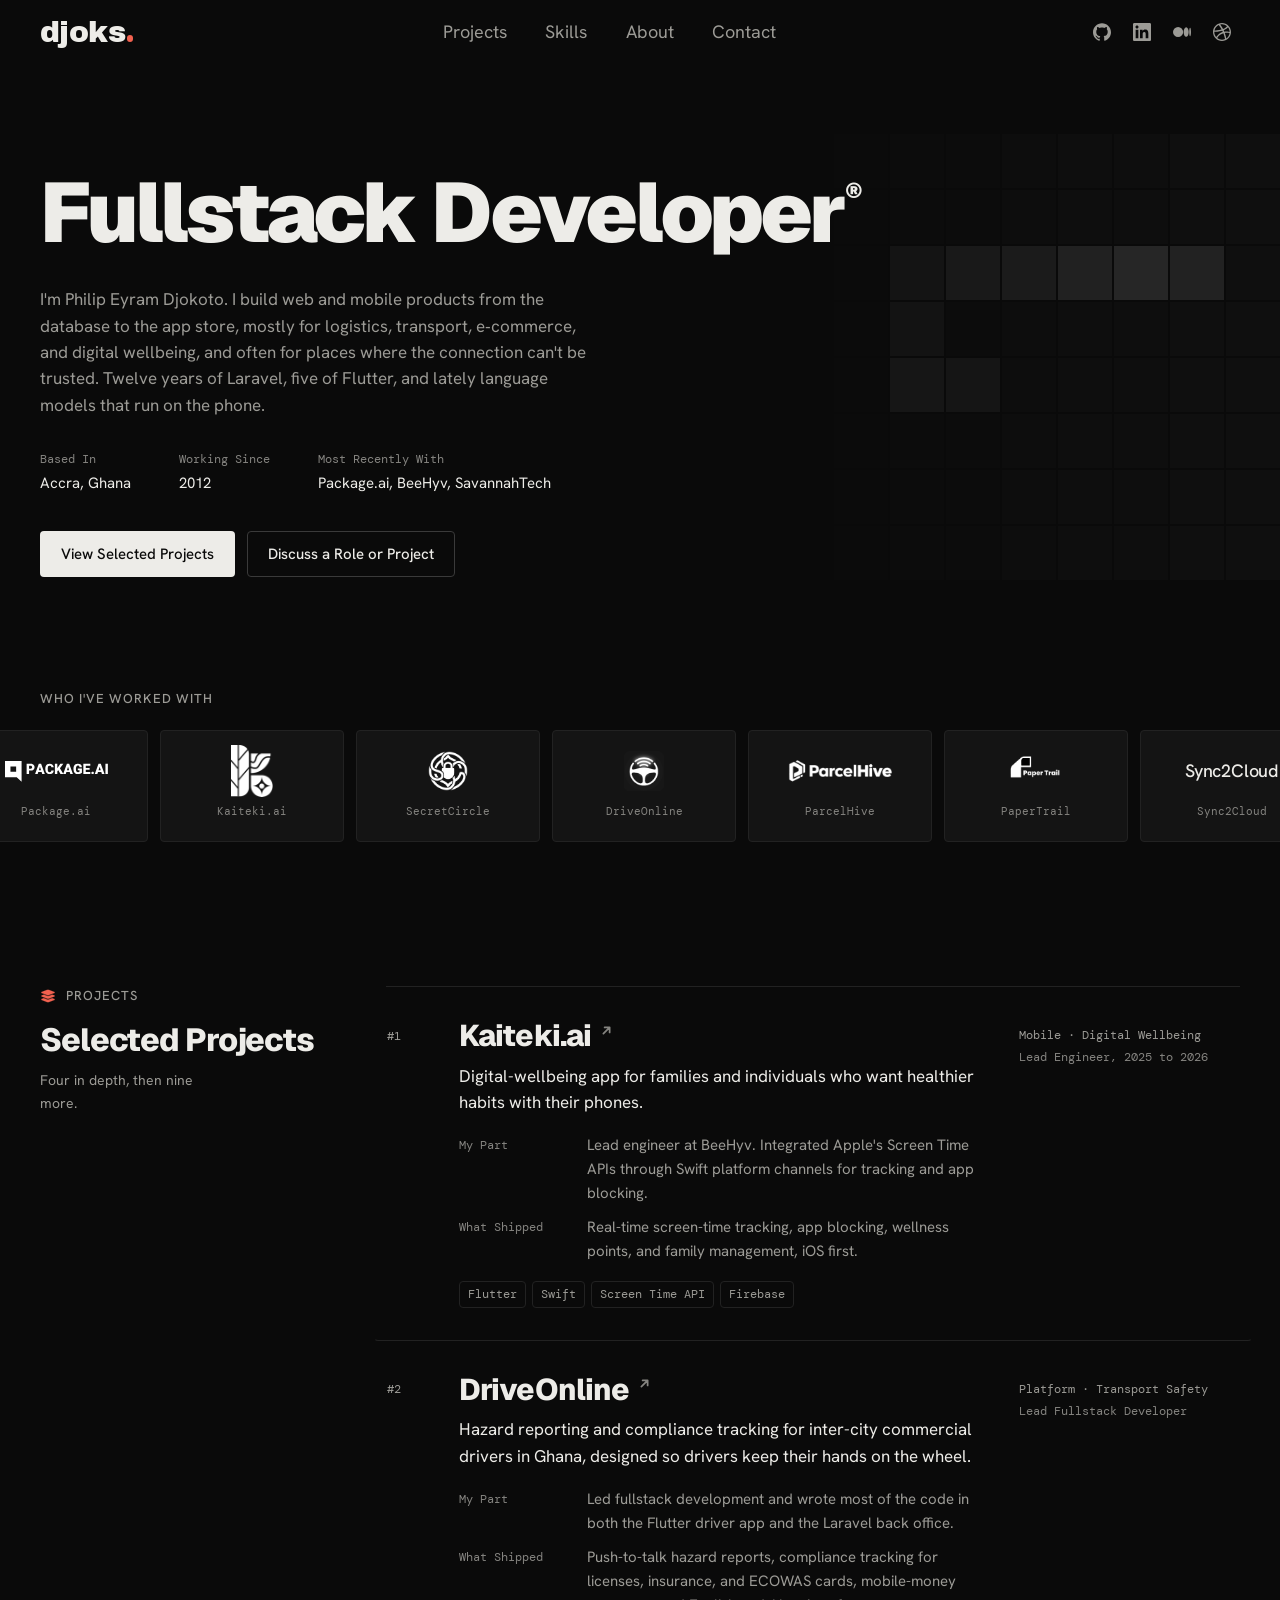
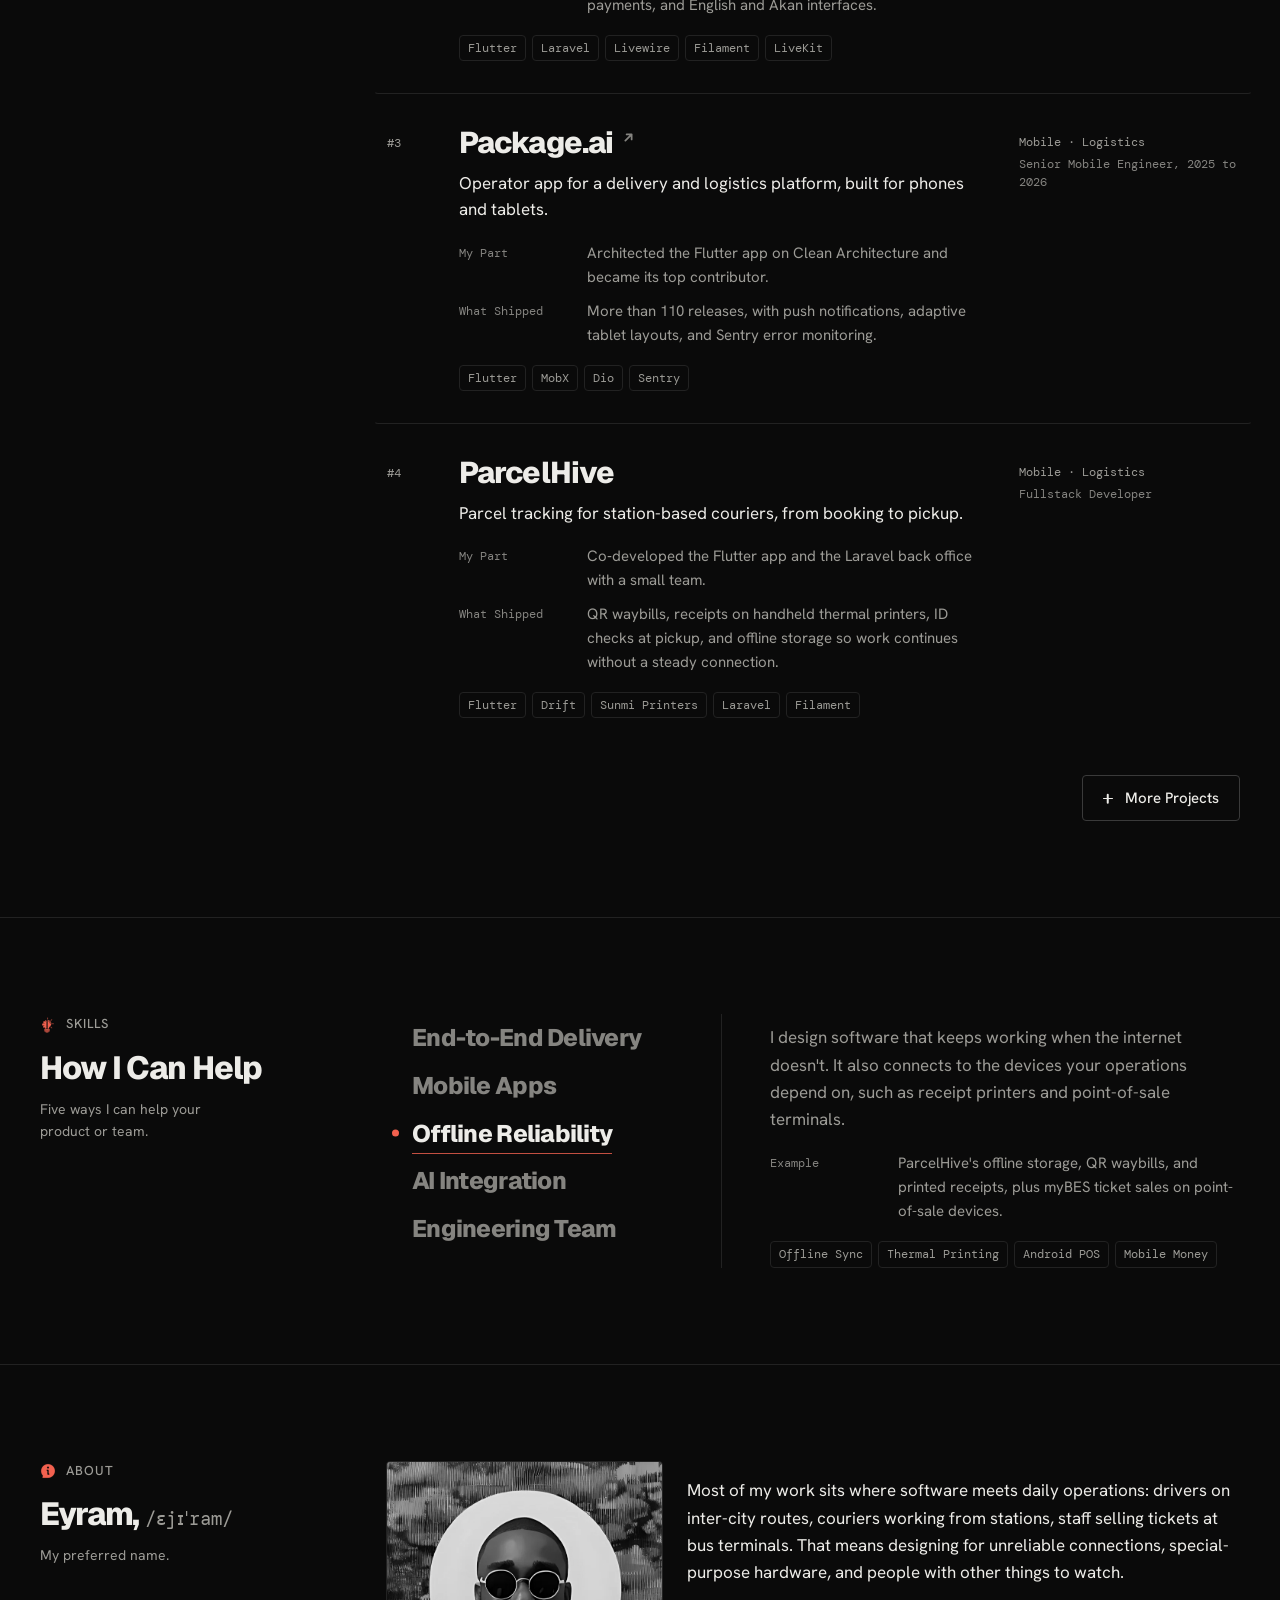
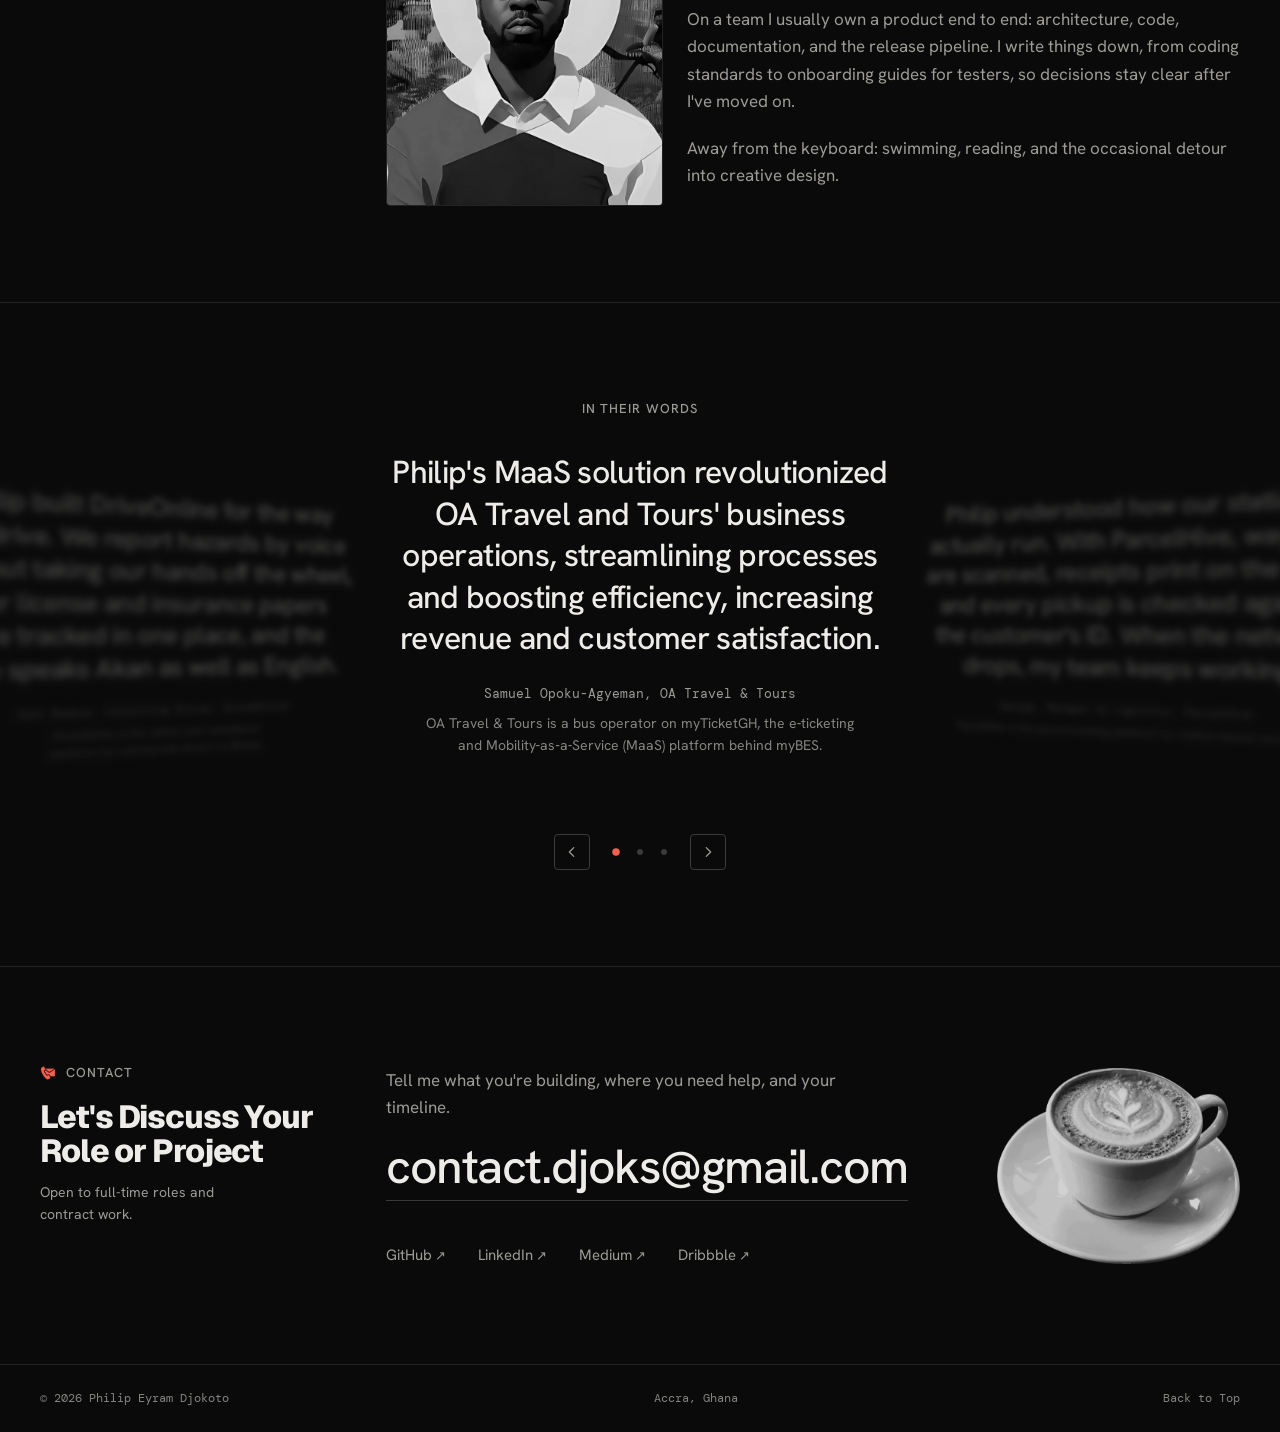
<file: index.html>
<!doctype html>
<html lang="en">
<head>
  <meta charset="utf-8">
  <meta name="viewport" content="width=device-width, initial-scale=1">
  <title>Philip Eyram Djokoto · Fullstack Developer</title>
  <meta name="description" content="Philip Eyram Djokoto, fullstack developer in Accra, Ghana, building web and mobile products for logistics, transport, e-commerce, and digital wellbeing.">
  <meta name="author" content="Philip Eyram Djokoto">
  <meta name="theme-color" content="#0a0a0a">
  <meta name="color-scheme" content="dark">
  <link rel="canonical" href="https://djoks.me/">

  <meta property="og:type" content="website">
  <meta property="og:site_name" content="djoks">
  <meta property="og:title" content="Philip Eyram Djokoto · Fullstack Developer">
  <meta property="og:description" content="Fullstack developer in Accra, Ghana. Web and mobile products for logistics, transport, e-commerce, and digital wellbeing, from the database to the app store.">
  <meta property="og:url" content="https://djoks.me/">
  <meta property="og:image" content="https://djoks.me/images/og-image.png?v=2">
  <meta property="og:image:type" content="image/png">
  <meta property="og:image:width" content="1200">
  <meta property="og:image:height" content="630">
  <meta property="og:image:alt" content="djoks. Philip Eyram Djokoto, Fullstack Developer. Web, mobile, and on-device AI, Accra, Ghana.">
  <meta name="twitter:card" content="summary_large_image">
  <meta name="twitter:image:alt" content="djoks. Philip Eyram Djokoto, Fullstack Developer. Web, mobile, and on-device AI, Accra, Ghana.">

  <link rel="icon" href="favicon-32.png" type="image/png" sizes="32x32">
  <link rel="icon" href="favicon-192.png" type="image/png" sizes="192x192">
  <link rel="apple-touch-icon" href="apple-touch-icon.png">
  <link rel="preconnect" href="https://fonts.googleapis.com">
  <link rel="preconnect" href="https://fonts.gstatic.com" crossorigin>
  <link href="https://fonts.googleapis.com/css2?family=Archivo+Black&family=Geist:wght@800;900&family=Hanken+Grotesk:wght@400;500;600&family=DM+Mono:wght@400;500&display=swap" rel="stylesheet">
  <link rel="stylesheet" href="css/style.css">
  <script>document.documentElement.classList.add("js");</script>
  <script type="application/ld+json">
  {
    "@context": "https://schema.org",
    "@type": "Person",
    "name": "Philip Eyram Djokoto",
    "alternateName": "Eyram Djokoto",
    "jobTitle": "Fullstack Developer",
    "url": "https://djoks.me/",
    "email": "mailto:contact.djoks@gmail.com",
    "address": { "@type": "PostalAddress", "addressLocality": "Accra", "addressCountry": "GH" },
    "sameAs": [
      "https://github.com/djoks",
      "https://linkedin.com/in/eyram-djokoto",
      "https://medium.com/@contact.djoks",
      "https://dribbble.com/djoks"
    ]
  }
  </script>
</head>
<body id="top">
  <a class="skip-link" href="#main">Skip to Content</a>

  <header class="site-header">
    <div class="container">
      <a class="wordmark" href="#top" aria-label="djoks, back to top">djoks<span class="dot">.</span></a>
      <nav class="site-nav" aria-label="Primary">
        <a href="#projects">Projects</a>
        <a href="#skills">Skills</a>
        <a href="#about">About</a>
        <a href="#contact">Contact</a>
        <span class="nav-frame" aria-hidden="true"></span>
        <span class="nav-dot" aria-hidden="true"></span>
      </nav>
      <ul class="header-social">
          <li><a href="https://github.com/djoks" target="_blank" rel="noopener" aria-label="GitHub (opens in a new tab)" data-label="GitHub"><span class="social-reel"><svg class="social-glyph" viewBox="0 0 24 24" aria-hidden="true"><path d="M12 .297c-6.63 0-12 5.373-12 12 0 5.303 3.438 9.8 8.205 11.385.6.113.82-.258.82-.577 0-.285-.01-1.04-.015-2.04-3.338.724-4.042-1.61-4.042-1.61C4.422 18.07 3.633 17.7 3.633 17.7c-1.087-.744.084-.729.084-.729 1.205.084 1.838 1.236 1.838 1.236 1.07 1.835 2.809 1.305 3.495.998.108-.776.417-1.305.76-1.605-2.665-.3-5.466-1.332-5.466-5.93 0-1.31.465-2.38 1.235-3.22-.135-.303-.54-1.523.105-3.176 0 0 1.005-.322 3.3 1.23.96-.267 1.98-.399 3-.405 1.02.006 2.04.138 3 .405 2.28-1.552 3.285-1.23 3.285-1.23.645 1.653.24 2.873.12 3.176.765.84 1.23 1.91 1.23 3.22 0 4.61-2.805 5.625-5.475 5.92.42.36.81 1.096.81 2.22 0 1.606-.015 2.896-.015 3.286 0 .315.21.69.825.57C20.565 22.092 24 17.592 24 12.297c0-6.627-5.373-12-12-12"/></svg><svg class="social-glyph" viewBox="0 0 24 24" aria-hidden="true"><path d="M12 .297c-6.63 0-12 5.373-12 12 0 5.303 3.438 9.8 8.205 11.385.6.113.82-.258.82-.577 0-.285-.01-1.04-.015-2.04-3.338.724-4.042-1.61-4.042-1.61C4.422 18.07 3.633 17.7 3.633 17.7c-1.087-.744.084-.729.084-.729 1.205.084 1.838 1.236 1.838 1.236 1.07 1.835 2.809 1.305 3.495.998.108-.776.417-1.305.76-1.605-2.665-.3-5.466-1.332-5.466-5.93 0-1.31.465-2.38 1.235-3.22-.135-.303-.54-1.523.105-3.176 0 0 1.005-.322 3.3 1.23.96-.267 1.98-.399 3-.405 1.02.006 2.04.138 3 .405 2.28-1.552 3.285-1.23 3.285-1.23.645 1.653.24 2.873.12 3.176.765.84 1.23 1.91 1.23 3.22 0 4.61-2.805 5.625-5.475 5.92.42.36.81 1.096.81 2.22 0 1.606-.015 2.896-.015 3.286 0 .315.21.69.825.57C20.565 22.092 24 17.592 24 12.297c0-6.627-5.373-12-12-12"/></svg></span></a></li>
          <li><a href="https://linkedin.com/in/eyram-djokoto" target="_blank" rel="noopener" aria-label="LinkedIn (opens in a new tab)" data-label="LinkedIn"><span class="social-reel"><svg class="social-glyph" viewBox="0 0 24 24" aria-hidden="true"><path d="M20.447 20.452h-3.554v-5.569c0-1.328-.027-3.037-1.852-3.037-1.853 0-2.136 1.445-2.136 2.939v5.667H9.351V9h3.414v1.561h.046c.477-.9 1.637-1.85 3.37-1.85 3.601 0 4.267 2.37 4.267 5.455v6.286zM5.337 7.433c-1.144 0-2.063-.926-2.063-2.065 0-1.138.92-2.063 2.063-2.063 1.14 0 2.064.925 2.064 2.063 0 1.139-.925 2.065-2.064 2.065zm1.782 13.019H3.555V9h3.564v11.452zM22.225 0H1.771C.792 0 0 .774 0 1.729v20.542C0 23.227.792 24 1.771 24h20.451C23.2 24 24 23.227 24 22.271V1.729C24 .774 23.2 0 22.222 0h.003z"/></svg><svg class="social-glyph" viewBox="0 0 24 24" aria-hidden="true"><path d="M20.447 20.452h-3.554v-5.569c0-1.328-.027-3.037-1.852-3.037-1.853 0-2.136 1.445-2.136 2.939v5.667H9.351V9h3.414v1.561h.046c.477-.9 1.637-1.85 3.37-1.85 3.601 0 4.267 2.37 4.267 5.455v6.286zM5.337 7.433c-1.144 0-2.063-.926-2.063-2.065 0-1.138.92-2.063 2.063-2.063 1.14 0 2.064.925 2.064 2.063 0 1.139-.925 2.065-2.064 2.065zm1.782 13.019H3.555V9h3.564v11.452zM22.225 0H1.771C.792 0 0 .774 0 1.729v20.542C0 23.227.792 24 1.771 24h20.451C23.2 24 24 23.227 24 22.271V1.729C24 .774 23.2 0 22.222 0h.003z"/></svg></span></a></li>
          <li><a href="https://medium.com/@contact.djoks" target="_blank" rel="noopener" aria-label="Medium (opens in a new tab)" data-label="Medium"><span class="social-reel"><svg class="social-glyph" viewBox="0 0 24 24" aria-hidden="true"><path d="M13.54 12a6.8 6.8 0 01-6.77 6.82A6.8 6.8 0 010 12a6.8 6.8 0 016.77-6.82A6.8 6.8 0 0113.54 12zM20.96 12c0 3.54-1.51 6.42-3.38 6.42-1.87 0-3.39-2.88-3.39-6.42s1.52-6.42 3.39-6.42 3.38 2.88 3.38 6.42M24 12c0 3.17-.53 5.75-1.19 5.75-.66 0-1.19-2.58-1.19-5.75s.53-5.75 1.19-5.75C23.47 6.25 24 8.83 24 12z"/></svg><svg class="social-glyph" viewBox="0 0 24 24" aria-hidden="true"><path d="M13.54 12a6.8 6.8 0 01-6.77 6.82A6.8 6.8 0 010 12a6.8 6.8 0 016.77-6.82A6.8 6.8 0 0113.54 12zM20.96 12c0 3.54-1.51 6.42-3.38 6.42-1.87 0-3.39-2.88-3.39-6.42s1.52-6.42 3.39-6.42 3.38 2.88 3.38 6.42M24 12c0 3.17-.53 5.75-1.19 5.75-.66 0-1.19-2.58-1.19-5.75s.53-5.75 1.19-5.75C23.47 6.25 24 8.83 24 12z"/></svg></span></a></li>
          <li><a href="https://dribbble.com/djoks" target="_blank" rel="noopener" aria-label="Dribbble (opens in a new tab)" data-label="Dribbble"><span class="social-reel"><svg class="social-glyph" viewBox="0 0 24 24" aria-hidden="true"><path d="M12 24C5.385 24 0 18.615 0 12S5.385 0 12 0s12 5.385 12 12-5.385 12-12 12zm10.12-10.358c-.35-.11-3.17-.953-6.384-.438 1.34 3.684 1.887 6.684 1.992 7.308 2.3-1.555 3.936-4.02 4.395-6.87zm-6.115 7.808c-.153-.9-.75-4.032-2.19-7.77l-.066.02c-5.79 2.015-7.86 6.025-8.04 6.4 1.73 1.358 3.92 2.166 6.29 2.166 1.42 0 2.77-.29 4-.814zm-11.62-2.58c.232-.4 3.045-5.055 8.332-6.765.135-.045.27-.084.405-.12-.26-.585-.54-1.167-.832-1.74C7.17 11.775 2.206 11.71 1.756 11.7l-.004.312c0 2.633.998 5.037 2.634 6.855zm-2.42-8.955c.46.008 4.683.026 9.477-1.248-1.698-3.018-3.53-5.558-3.8-5.928-2.868 1.35-5.01 3.99-5.676 7.17zM9.6 2.052c.282.38 2.145 2.914 3.822 6 3.645-1.365 5.19-3.44 5.373-3.702-1.81-1.61-4.19-2.586-6.795-2.586-.825 0-1.63.1-2.4.285zm10.335 3.483c-.218.29-1.935 2.493-5.724 4.04.24.49.47.985.68 1.486.08.18.15.36.22.53 3.41-.43 6.8.26 7.14.33-.02-2.42-.88-4.64-2.31-6.38z"/></svg><svg class="social-glyph" viewBox="0 0 24 24" aria-hidden="true"><path d="M12 24C5.385 24 0 18.615 0 12S5.385 0 12 0s12 5.385 12 12-5.385 12-12 12zm10.12-10.358c-.35-.11-3.17-.953-6.384-.438 1.34 3.684 1.887 6.684 1.992 7.308 2.3-1.555 3.936-4.02 4.395-6.87zm-6.115 7.808c-.153-.9-.75-4.032-2.19-7.77l-.066.02c-5.79 2.015-7.86 6.025-8.04 6.4 1.73 1.358 3.92 2.166 6.29 2.166 1.42 0 2.77-.29 4-.814zm-11.62-2.58c.232-.4 3.045-5.055 8.332-6.765.135-.045.27-.084.405-.12-.26-.585-.54-1.167-.832-1.74C7.17 11.775 2.206 11.71 1.756 11.7l-.004.312c0 2.633.998 5.037 2.634 6.855zm-2.42-8.955c.46.008 4.683.026 9.477-1.248-1.698-3.018-3.53-5.558-3.8-5.928-2.868 1.35-5.01 3.99-5.676 7.17zM9.6 2.052c.282.38 2.145 2.914 3.822 6 3.645-1.365 5.19-3.44 5.373-3.702-1.81-1.61-4.19-2.586-6.795-2.586-.825 0-1.63.1-2.4.285zm10.335 3.483c-.218.29-1.935 2.493-5.724 4.04.24.49.47.985.68 1.486.08.18.15.36.22.53 3.41-.43 6.8.26 7.14.33-.02-2.42-.88-4.64-2.31-6.38z"/></svg></span></a></li>
      </ul>
    </div>
  </header>

  <main id="main" tabindex="-1">
    <section class="hero">
      <canvas class="hero-mosaic" aria-hidden="true"></canvas>
      <div class="container hero-copy">
        <h1 class="reveal" style="--i:1">Fullstack Developer<sup class="hero-mark" aria-hidden="true">&reg;</sup></h1>
        <p class="lede reveal" style="--i:2">I'm Philip Eyram Djokoto. I build web and mobile products from the database to the app store, mostly for logistics, transport, e&#8209;commerce, and digital wellbeing, and often for places where the connection can't be trusted. Twelve years of Laravel, five of Flutter, and lately language models that run on the phone.</p>
        <dl class="hero-facts reveal" style="--i:3">
          <div><dt>Based In</dt><dd>Accra, Ghana</dd></div>
          <div><dt>Working Since</dt><dd>2012</dd></div>
          <div><dt>Most Recently With</dt><dd>Package.ai, BeeHyv, SavannahTech</dd></div>
        </dl>
        <div class="hero-actions reveal" style="--i:4">
          <a class="button button-primary" href="#projects">View Selected Projects</a>
          <a class="button button-secondary" href="#contact">Discuss a Role or Project</a>
        </div>
      </div>
    </section>

    <section class="logos" aria-labelledby="logos-title">
      <div class="container">
        <p id="logos-title" class="eyebrow">Who I've Worked With</p>
      </div>
      <div class="marquee" tabindex="0" role="region" aria-label="Project logos. Use the left and right arrow keys to scroll.">
        <div class="marquee-track">
          <ul class="marquee-copy">
            <li class="logo-tile"><span class="logo has-color"><img class="logo-white" src="images/logos/packageai.svg" alt="" width="103" height="21"><img class="logo-color" src="images/logos/packageai.svg" alt="Package.ai logo" width="103" height="21"></span><span class="logo-name">Package.ai</span><a class="logo-link" href="https://package.ai/" target="_blank" rel="noopener" aria-label="Package.ai website (opens in a new tab)"></a></li>
            <li class="logo-tile"><span class="logo is-tall has-color"><img class="logo-white" src="images/logos/kaiteki.png" alt="" width="90" height="112"><img class="logo-color" src="images/logos/kaiteki.png" alt="Kaiteki.ai logo" width="90" height="112"></span><span class="logo-name">Kaiteki.ai</span><a class="logo-link" href="https://www.kaiteki.ai/" target="_blank" rel="noopener" aria-label="Kaiteki.ai website (opens in a new tab)"></a></li>
            <li class="logo-tile"><span class="logo has-color"><img class="logo-white" src="images/logos/secretcircle.png" alt="" width="113" height="112"><img class="logo-color" src="images/logos/secretcircle.png" alt="SecretCircle logo" width="113" height="112"></span><span class="logo-name">SecretCircle</span></li>
            <li class="logo-tile"><span class="logo has-color"><img class="logo-white" src="images/logos/driveonline.png" alt="" width="112" height="112"><img class="logo-color" src="images/logos/driveonline.png" alt="DriveOnline logo" width="112" height="112"></span><span class="logo-name">DriveOnline</span><a class="logo-link" href="https://play.google.com/store/apps/details?id=com.breakinvent.driveonline&amp;hl=en" target="_blank" rel="noopener" aria-label="DriveOnline on Google Play (opens in a new tab)"></a></li>
            <li class="logo-tile"><span class="logo is-wide has-color"><img class="logo-white" src="images/logos/parcelhive.png" alt="" width="288" height="68"><img class="logo-color" src="images/logos/parcelhive-color.png" alt="ParcelHive logo" width="288" height="68"></span><span class="logo-name">ParcelHive</span></li>
            <li class="logo-tile"><span class="logo"><img class="logo-white is-reversed" src="images/logos/papertrail.png" alt="PaperTrail logo" width="159" height="112"></span><span class="logo-name">PaperTrail</span></li>
            <li class="logo-tile"><span class="logo"><b class="logo-text">Sync2Cloud</b></span><span class="logo-name">Sync2Cloud</span></li>
            <li class="logo-tile"><span class="logo is-wide has-color"><img class="logo-white is-mono" src="images/logos/ridio-white.svg" alt="" width="341" height="98"><img class="logo-color" src="images/logos/ridio.svg" alt="Ridio logo" width="341" height="98"></span><span class="logo-name">Ridio</span></li>
            <li class="logo-tile"><span class="logo has-color"><img class="logo-white is-mono" src="images/logos/mybes-white.png" alt="" width="198" height="112"><img class="logo-color" src="images/logos/mybes.png" alt="myBES logo" width="198" height="112"></span><span class="logo-name">myBES</span></li>
            <li class="logo-tile"><span class="logo has-color"><img class="logo-white" src="images/logos/africaread.png" alt="" width="112" height="112"><img class="logo-color" src="images/logos/africaread.png" alt="AfricaRead logo" width="112" height="112"></span><span class="logo-name">AfricaRead</span></li>
            <li class="logo-tile"><span class="logo has-color"><img class="logo-white" src="images/logos/goldenblack.png" alt="" width="128" height="112"><img class="logo-color" src="images/logos/goldenblack.png" alt="Golden Black logo" width="128" height="112"></span><span class="logo-name">Golden Black</span><a class="logo-link" href="https://goldenblackskincare.com/" target="_blank" rel="noopener" aria-label="Golden Black website (opens in a new tab)"></a></li>
            <li class="logo-tile"><span class="logo has-color"><img class="logo-white" src="images/logos/excela.png" alt="" width="187" height="112"><img class="logo-color" src="images/logos/excela.png" alt="Excela Fabrics logo" width="187" height="112"></span><span class="logo-name">Excela Fabrics</span><a class="logo-link" href="https://excelafabrics.com/" target="_blank" rel="noopener" aria-label="Excela Fabrics website (opens in a new tab)"></a></li>
            <li class="logo-tile"><span class="logo has-color"><img class="logo-white" src="images/logos/arbeiten.png" alt="" width="288" height="103"><img class="logo-color" src="images/logos/arbeiten.png" alt="Arbeiten & Bauen logo" width="288" height="103"></span><span class="logo-name">Arbeiten &amp; Bauen</span><a class="logo-link" href="https://arbeitenbauenllc.com/" target="_blank" rel="noopener" aria-label="Arbeiten & Bauen website (opens in a new tab)"></a></li>
            <li class="logo-tile"><span class="logo is-tall"><img class="logo-white" src="images/logos/breakinvent.png" alt="BreakInvent logo" width="69" height="112"></span><span class="logo-name">BreakInvent</span></li>
          </ul>
          <ul class="marquee-copy" aria-hidden="true">
            <li class="logo-tile"><span class="logo has-color"><img class="logo-white" src="images/logos/packageai.svg" alt="" width="103" height="21"><img class="logo-color" src="images/logos/packageai.svg" alt="" width="103" height="21"></span><span class="logo-name">Package.ai</span><a class="logo-link" href="https://package.ai/" target="_blank" rel="noopener" aria-label="Package.ai website (opens in a new tab)" tabindex="-1"></a></li>
            <li class="logo-tile"><span class="logo is-tall has-color"><img class="logo-white" src="images/logos/kaiteki.png" alt="" width="90" height="112"><img class="logo-color" src="images/logos/kaiteki.png" alt="" width="90" height="112"></span><span class="logo-name">Kaiteki.ai</span><a class="logo-link" href="https://www.kaiteki.ai/" target="_blank" rel="noopener" aria-label="Kaiteki.ai website (opens in a new tab)" tabindex="-1"></a></li>
            <li class="logo-tile"><span class="logo has-color"><img class="logo-white" src="images/logos/secretcircle.png" alt="" width="113" height="112"><img class="logo-color" src="images/logos/secretcircle.png" alt="" width="113" height="112"></span><span class="logo-name">SecretCircle</span></li>
            <li class="logo-tile"><span class="logo has-color"><img class="logo-white" src="images/logos/driveonline.png" alt="" width="112" height="112"><img class="logo-color" src="images/logos/driveonline.png" alt="" width="112" height="112"></span><span class="logo-name">DriveOnline</span><a class="logo-link" href="https://play.google.com/store/apps/details?id=com.breakinvent.driveonline&amp;hl=en" target="_blank" rel="noopener" aria-label="DriveOnline on Google Play (opens in a new tab)" tabindex="-1"></a></li>
            <li class="logo-tile"><span class="logo is-wide has-color"><img class="logo-white" src="images/logos/parcelhive.png" alt="" width="288" height="68"><img class="logo-color" src="images/logos/parcelhive-color.png" alt="" width="288" height="68"></span><span class="logo-name">ParcelHive</span></li>
            <li class="logo-tile"><span class="logo"><img class="logo-white is-reversed" src="images/logos/papertrail.png" alt="" width="159" height="112"></span><span class="logo-name">PaperTrail</span></li>
            <li class="logo-tile"><span class="logo"><b class="logo-text">Sync2Cloud</b></span><span class="logo-name">Sync2Cloud</span></li>
            <li class="logo-tile"><span class="logo is-wide has-color"><img class="logo-white is-mono" src="images/logos/ridio-white.svg" alt="" width="341" height="98"><img class="logo-color" src="images/logos/ridio.svg" alt="" width="341" height="98"></span><span class="logo-name">Ridio</span></li>
            <li class="logo-tile"><span class="logo has-color"><img class="logo-white is-mono" src="images/logos/mybes-white.png" alt="" width="198" height="112"><img class="logo-color" src="images/logos/mybes.png" alt="" width="198" height="112"></span><span class="logo-name">myBES</span></li>
            <li class="logo-tile"><span class="logo has-color"><img class="logo-white" src="images/logos/africaread.png" alt="" width="112" height="112"><img class="logo-color" src="images/logos/africaread.png" alt="" width="112" height="112"></span><span class="logo-name">AfricaRead</span></li>
            <li class="logo-tile"><span class="logo has-color"><img class="logo-white" src="images/logos/goldenblack.png" alt="" width="128" height="112"><img class="logo-color" src="images/logos/goldenblack.png" alt="" width="128" height="112"></span><span class="logo-name">Golden Black</span><a class="logo-link" href="https://goldenblackskincare.com/" target="_blank" rel="noopener" aria-label="Golden Black website (opens in a new tab)" tabindex="-1"></a></li>
            <li class="logo-tile"><span class="logo has-color"><img class="logo-white" src="images/logos/excela.png" alt="" width="187" height="112"><img class="logo-color" src="images/logos/excela.png" alt="" width="187" height="112"></span><span class="logo-name">Excela Fabrics</span><a class="logo-link" href="https://excelafabrics.com/" target="_blank" rel="noopener" aria-label="Excela Fabrics website (opens in a new tab)" tabindex="-1"></a></li>
            <li class="logo-tile"><span class="logo has-color"><img class="logo-white" src="images/logos/arbeiten.png" alt="" width="288" height="103"><img class="logo-color" src="images/logos/arbeiten.png" alt="" width="288" height="103"></span><span class="logo-name">Arbeiten &amp; Bauen</span><a class="logo-link" href="https://arbeitenbauenllc.com/" target="_blank" rel="noopener" aria-label="Arbeiten & Bauen website (opens in a new tab)" tabindex="-1"></a></li>
            <li class="logo-tile"><span class="logo is-tall"><img class="logo-white" src="images/logos/breakinvent.png" alt="" width="69" height="112"></span><span class="logo-name">BreakInvent</span></li>
          </ul>
        </div>
      </div>
    </section>

    <section id="projects" class="section">
      <div class="container grid">
        <div class="section-label reveal">
          <p class="eyebrow"><img class="eyebrow-icon" src="images/icons/projects-16.png" srcset="images/icons/projects-16.png 1x, images/icons/projects-32.png 2x, images/icons/projects-48.png 3x" width="16" height="16" alt="">Projects</p>
          <h2>Selected Projects</h2>
          <p class="note">Four in depth, then nine more.</p>
        </div>
        <div class="section-body">
          <ol class="work-list is-collapsed" id="project-list">
            <li class="row has-link is-featured reveal">
              <span class="row-index">#1</span>
              <div class="row-main">
                <h3><a class="row-link" href="https://www.kaiteki.ai/" target="_blank" rel="noopener">Kaiteki.ai<svg class="link-arrow" viewBox="0 0 12 12" aria-hidden="true"><path d="M3.5 8.5 8.5 3.5M4.5 3.5h4v4"/></svg><span class="sr-only"> (opens in a new tab)</span></a></h3>
                <p class="row-lead">Digital-wellbeing app for families and individuals who want healthier habits with their phones.</p>
                <dl class="row-facts">
                  <div><dt>My Part</dt><dd>Lead engineer at BeeHyv. Integrated Apple's Screen Time APIs through Swift platform channels for tracking and app blocking.</dd></div>
                  <div><dt>What Shipped</dt><dd>Real-time screen-time tracking, app blocking, wellness points, and family management, iOS first.</dd></div>
                </dl>
                <ul class="tags"><li>Flutter</li><li>Swift</li><li>Screen Time API</li><li>Firebase</li></ul>
              </div>
              <div class="row-meta"><span>Mobile &middot; Digital Wellbeing</span><span>Lead Engineer, 2025 to 2026</span></div>
            </li>
            <li class="row has-link is-featured reveal">
              <span class="row-index">#2</span>
              <div class="row-main">
                <h3><a class="row-link" href="https://play.google.com/store/apps/details?id=com.breakinvent.driveonline&amp;hl=en" target="_blank" rel="noopener">DriveOnline<svg class="link-arrow" viewBox="0 0 12 12" aria-hidden="true"><path d="M3.5 8.5 8.5 3.5M4.5 3.5h4v4"/></svg><span class="sr-only"> (opens in a new tab)</span></a></h3>
                <p class="row-lead">Hazard reporting and compliance tracking for inter-city commercial drivers in Ghana, designed so drivers keep their hands on the wheel.</p>
                <dl class="row-facts">
                  <div><dt>My Part</dt><dd>Led fullstack development and wrote most of the code in both the Flutter driver app and the Laravel back office.</dd></div>
                  <div><dt>What Shipped</dt><dd>Push-to-talk hazard reports, compliance tracking for licenses, insurance, and ECOWAS cards, mobile-money payments, and English and Akan interfaces.</dd></div>
                </dl>
                <ul class="tags"><li>Flutter</li><li>Laravel</li><li>Livewire</li><li>Filament</li><li>LiveKit</li></ul>
              </div>
              <div class="row-meta"><span>Platform &middot; Transport Safety</span><span>Lead Fullstack Developer</span></div>
            </li>
            <li class="row has-link is-featured reveal">
              <span class="row-index">#3</span>
              <div class="row-main">
                <h3><a class="row-link" href="https://package.ai/" target="_blank" rel="noopener">Package.ai<svg class="link-arrow" viewBox="0 0 12 12" aria-hidden="true"><path d="M3.5 8.5 8.5 3.5M4.5 3.5h4v4"/></svg><span class="sr-only"> (opens in a new tab)</span></a></h3>
                <p class="row-lead">Operator app for a delivery and logistics platform, built for phones and tablets.</p>
                <dl class="row-facts">
                  <div><dt>My Part</dt><dd>Architected the Flutter app on Clean Architecture and became its top contributor.</dd></div>
                  <div><dt>What Shipped</dt><dd>More than 110 releases, with push notifications, adaptive tablet layouts, and Sentry error monitoring.</dd></div>
                </dl>
                <ul class="tags"><li>Flutter</li><li>MobX</li><li>Dio</li><li>Sentry</li></ul>
              </div>
              <div class="row-meta"><span>Mobile &middot; Logistics</span><span>Senior Mobile Engineer, 2025 to 2026</span></div>
            </li>
            <li class="row is-featured reveal">
              <span class="row-index">#4</span>
              <div class="row-main">
                <h3>ParcelHive</h3>
                <p class="row-lead">Parcel tracking for station-based couriers, from booking to pickup.</p>
                <dl class="row-facts">
                  <div><dt>My Part</dt><dd>Co&#8209;developed the Flutter app and the Laravel back office with a small team.</dd></div>
                  <div><dt>What Shipped</dt><dd>QR waybills, receipts on handheld thermal printers, ID checks at pickup, and offline storage so work continues without a steady connection.</dd></div>
                </dl>
                <ul class="tags"><li>Flutter</li><li>Drift</li><li>Sunmi Printers</li><li>Laravel</li><li>Filament</li></ul>
              </div>
              <div class="row-meta"><span>Mobile &middot; Logistics</span><span>Fullstack Developer</span></div>
            </li>
            <li class="row is-compact is-extra">
              <span class="row-index">#5</span>
              <div class="row-main">
                <h3>SecretCircle</h3>
                <p>Privacy-first safety app. A person seals an encrypted message for people they trust, and it opens only if they stop checking in. Built solo: the Flutter app and its Go backend.</p>
                <ul class="tags"><li>Flutter</li><li>Go</li><li>End-to-End Encryption</li></ul>
              </div>
              <div class="row-meta"><span>Mobile &middot; Personal Safety</span><span>In Beta</span></div>
            </li>
            <li class="row is-compact is-extra">
              <span class="row-index">#6</span>
              <div class="row-main">
                <h3>Ridio</h3>
                <p>A media server for buses. Passengers join the bus Wi&#8209;Fi to watch movies, listen to music, read books, and browse selected social media for free, without using mobile data. Led the software and provisioning within the engineering team.</p>
                <ul class="tags"><li>Linux</li><li>Python</li><li>Go</li><li>Captive Portal</li></ul>
              </div>
              <div class="row-meta"><span>Platform &middot; Media</span><span>Lead Engineer, 2025 to 2026</span></div>
            </li>
            <li class="row is-compact is-extra">
              <span class="row-index">#7</span>
              <div class="row-main">
                <h3>PaperTrail</h3>
                <p>Leasing, invoicing, and inventory software for businesses that rent out printers and copiers. It works offline and updates itself on macOS and Windows. Co&#8209;developed with a small team.</p>
                <ul class="tags"><li>Flutter Desktop</li><li>Laravel</li><li>Auto-Update</li></ul>
              </div>
              <div class="row-meta"><span>Desktop &middot; Business Software</span></div>
            </li>
            <li class="row is-compact is-extra">
              <span class="row-index">#8</span>
              <div class="row-main">
                <h3>Sync2Cloud</h3>
                <p>Dart package that keeps Flutter apps working offline: it stores data locally, queues changes, and syncs them once the connection returns. Primary author; it powers PaperTrail.</p>
                <ul class="tags"><li>Dart</li><li>Flutter</li><li>SQLite</li></ul>
              </div>
              <div class="row-meta"><span>Package &middot; Offline Sync</span></div>
            </li>
            <li class="row is-compact is-extra">
              <span class="row-index">#9</span>
              <div class="row-main">
                <h3>myBES</h3>
                <p>Ticket sales and terminal management on Android point-of-sale devices, for bus terminals on the myTicketGH platform. Co&#8209;developed the app and the largest contributor to the platform's backend.</p>
                <ul class="tags"><li>Flutter</li><li>Android</li><li>Laravel</li></ul>
              </div>
              <div class="row-meta"><span>Mobile &middot; Transport Ticketing</span></div>
            </li>
            <li class="row is-compact is-extra">
              <span class="row-index">#10</span>
              <div class="row-main">
                <h3>AfricaRead</h3>
                <p>Reading and bookstore app with an in-app EPUB reader. Built solo: the Flutter app and its Laravel backend.</p>
                <ul class="tags"><li>Flutter</li><li>Laravel</li><li>EPUB</li></ul>
              </div>
              <div class="row-meta"><span>Mobile &middot; Books</span></div>
            </li>
            <li class="row has-link is-compact is-extra">
              <span class="row-index">#11</span>
              <div class="row-main">
                <h3><a class="row-link" href="https://goldenblackskincare.com/" target="_blank" rel="noopener">Golden Black<svg class="link-arrow" viewBox="0 0 12 12" aria-hidden="true"><path d="M3.5 8.5 8.5 3.5M4.5 3.5h4v4"/></svg><span class="sr-only"> (opens in a new tab)</span></a></h3>
                <p>Content management and online store for Golden Black, built solo on Laravel and Livewire.</p>
                <ul class="tags"><li>Laravel</li><li>Livewire</li><li>Tailwind</li></ul>
              </div>
              <div class="row-meta"><span>Web &middot; E-Commerce</span></div>
            </li>
            <li class="row has-link is-compact is-extra">
              <span class="row-index">#12</span>
              <div class="row-main">
                <h3><a class="row-link" href="https://arbeitenbauenllc.com/" target="_blank" rel="noopener">Arbeiten &amp; Bauen<svg class="link-arrow" viewBox="0 0 12 12" aria-hidden="true"><path d="M3.5 8.5 8.5 3.5M4.5 3.5h4v4"/></svg><span class="sr-only"> (opens in a new tab)</span></a></h3>
                <p>Website for a turbine engineering and power-generation services company, built solo on WordPress with a custom theme.</p>
                <ul class="tags"><li>WordPress</li><li>Sage</li><li>Tailwind</li></ul>
              </div>
              <div class="row-meta"><span>Web &middot; Engineering Services</span></div>
            </li>
            <li class="row has-link is-compact is-extra">
              <span class="row-index">#13</span>
              <div class="row-main">
                <h3><a class="row-link" href="https://excelafabrics.com/" target="_blank" rel="noopener">Excela Fabrics<svg class="link-arrow" viewBox="0 0 12 12" aria-hidden="true"><path d="M3.5 8.5 8.5 3.5M4.5 3.5h4v4"/></svg><span class="sr-only"> (opens in a new tab)</span></a></h3>
                <p>Website for a fabric retailer on WordPress with a custom theme, first built in 2021 and redesigned in 2024.</p>
                <ul class="tags"><li>WordPress</li><li>Sage</li><li>Tailwind</li></ul>
              </div>
              <div class="row-meta"><span>Web &middot; Retail</span></div>
            </li>
          </ol>
          <div class="list-toggle">
            <button class="button button-secondary list-toggle-button" type="button" aria-expanded="false" aria-controls="project-list" hidden><span class="toggle-icon" aria-hidden="true"></span><span class="toggle-label">More Projects</span></button>
          </div>
        </div>
      </div>
    </section>

    <section id="skills" class="section">
      <div class="container grid">
        <div class="section-label reveal">
          <p class="eyebrow"><img class="eyebrow-icon" src="images/icons/skills-16.png" srcset="images/icons/skills-16.png 1x, images/icons/skills-32.png 2x, images/icons/skills-48.png 3x" width="16" height="16" alt="">Skills</p>
          <h2>How I Can Help</h2>
          <p class="note">Five ways I can help your product or team.</p>
        </div>
        <div class="section-body skills-tabs reveal">
          <div class="skills-tablist" role="tablist" aria-label="How I can help" aria-orientation="vertical">
            <span class="tab-dot" aria-hidden="true"></span>
            <button class="skill-tab" type="button" role="tab" id="skill-end-to-end-delivery-tab" aria-controls="skill-end-to-end-delivery" aria-selected="true" tabindex="0">End-to-End Delivery<span class="tab-progress" aria-hidden="true"></span></button>
            <button class="skill-tab" type="button" role="tab" id="skill-mobile-apps-tab" aria-controls="skill-mobile-apps" aria-selected="false" tabindex="-1">Mobile Apps<span class="tab-progress" aria-hidden="true"></span></button>
            <button class="skill-tab" type="button" role="tab" id="skill-offline-reliability-tab" aria-controls="skill-offline-reliability" aria-selected="false" tabindex="-1">Offline Reliability<span class="tab-progress" aria-hidden="true"></span></button>
            <button class="skill-tab" type="button" role="tab" id="skill-ai-integration-tab" aria-controls="skill-ai-integration" aria-selected="false" tabindex="-1">AI Integration<span class="tab-progress" aria-hidden="true"></span></button>
            <button class="skill-tab" type="button" role="tab" id="skill-engineering-team-tab" aria-controls="skill-engineering-team" aria-selected="false" tabindex="-1">Engineering Team<span class="tab-progress" aria-hidden="true"></span></button>
          </div>
          <div class="skills-panels">
            <div class="skill-panel is-active" role="tabpanel" id="skill-end-to-end-delivery" aria-labelledby="skill-end-to-end-delivery-tab" tabindex="0">
              <h3 class="skill-panel-title">End-to-End Delivery</h3>
              <p>I can own a product end to end: the database, the admin tools your staff use, the customer app, and the release to the App Store and Google Play. You work with one person who understands how every part fits together.</p>
              <dl class="row-facts skill-example"><div><dt>Example</dt><dd>DriveOnline, where I led development of both the driver app and the back office.</dd></div></dl>
              <ul class="tags"><li>Laravel</li><li>Flutter</li><li>Livewire</li><li>React</li><li>Go</li></ul>
            </div>
            <div class="skill-panel" role="tabpanel" id="skill-mobile-apps" aria-labelledby="skill-mobile-apps-tab" tabindex="0">
              <h3 class="skill-panel-title">Mobile Apps</h3>
              <p>I build iPhone and Android apps from a single codebase, add native code where a feature needs it, and automate releases so updates go out often and safely.</p>
              <dl class="row-facts skill-example"><div><dt>Example</dt><dd>More than 110 releases of Package.ai's operator app.</dd></div></dl>
              <ul class="tags"><li>Flutter</li><li>Swift</li><li>Kotlin</li><li>Fastlane</li></ul>
            </div>
            <div class="skill-panel" role="tabpanel" id="skill-offline-reliability" aria-labelledby="skill-offline-reliability-tab" tabindex="0">
              <h3 class="skill-panel-title">Offline Reliability</h3>
              <p>I design software that keeps working when the internet doesn't. It also connects to the devices your operations depend on, such as receipt printers and point-of-sale terminals.</p>
              <dl class="row-facts skill-example"><div><dt>Example</dt><dd>ParcelHive's offline storage, QR waybills, and printed receipts, plus myBES ticket sales on point-of-sale devices.</dd></div></dl>
              <ul class="tags"><li>Offline Sync</li><li>Thermal Printing</li><li>Android POS</li><li>Mobile Money</li></ul>
            </div>
            <div class="skill-panel" role="tabpanel" id="skill-ai-integration" aria-labelledby="skill-ai-integration-tab" tabindex="0">
              <h3 class="skill-panel-title">AI Integration</h3>
              <p>I build AI features that run on the user's own phone, so private information never leaves the device, and answers can show where they came from.</p>
              <dl class="row-facts skill-example"><div><dt>Example</dt><dd>Native iOS and Android AI assistants for BeeHyv, built on Google's Gemma.</dd></div></dl>
              <ul class="tags"><li>On-Device AI</li><li>Gemma</li><li>Document Search (RAG)</li></ul>
            </div>
            <div class="skill-panel" role="tabpanel" id="skill-engineering-team" aria-labelledby="skill-engineering-team-tab" tabindex="0">
              <h3 class="skill-panel-title">Engineering Team</h3>
              <p>I document decisions, write coding standards and onboarding guides, review code, and set up monitoring so problems are caught early. Others can pick up the work long after I've moved on.</p>
              <dl class="row-facts skill-example"><div><dt>Example</dt><dd>Kaiteki.ai's developer, architecture, and testing guides, and automated checks that fail any build where test coverage drops below 70%.</dd></div></dl>
              <ul class="tags"><li>Documentation</li><li>Code Review</li><li>GitHub Actions</li><li>Sentry</li></ul>
            </div>
          </div>
        </div>
      </div>
    </section>

    <section id="about" class="section">
      <div class="container grid">
        <div class="section-label reveal">
          <p class="eyebrow"><img class="eyebrow-icon" src="images/icons/about-16.png" srcset="images/icons/about-16.png 1x, images/icons/about-32.png 2x, images/icons/about-48.png 3x" width="16" height="16" alt="">About</p>
          <h2>Eyram, <span class="ipa">/ɛjɪˈram/</span></h2>
          <p class="note">My preferred name.</p>
        </div>
        <div class="section-body about-grid">
          <figure class="portrait reveal">
            <picture>
              <source srcset="images/portrait.webp" type="image/webp">
              <img src="images/portrait.jpg" alt="Illustrated portrait of Philip Eyram Djokoto" width="900" height="900" loading="lazy" decoding="async">
            </picture>
          </figure>
          <div class="about-copy reveal" style="--i:1">
            <p>Most of my work sits where software meets daily operations: drivers on inter-city routes, couriers working from stations, staff selling tickets at bus terminals. That means designing for unreliable connections, special-purpose hardware, and people with other things to watch.</p>
            <p>On a team I usually own a product end to end: architecture, code, documentation, and the release pipeline. I write things down, from coding standards to onboarding guides for testers, so decisions stay clear after I've moved on.</p>
            <p>Away from the keyboard: swimming, reading, and the occasional detour into creative design.</p>
          </div>
        </div>
      </div>
    </section>

    <section class="section quote" aria-labelledby="quote-title">
      <div class="container">
        <p id="quote-title" class="eyebrow quote-eyebrow reveal">In Their Words</p>
        <div class="quote-carousel reveal" style="--i:1" role="region" aria-roledescription="carousel" aria-labelledby="quote-title">
          <div class="quote-track" aria-live="polite">
            <figure class="quote-slide is-active" role="group" aria-roledescription="slide">
              <blockquote>
                <p>Philip's MaaS solution revolutionized OA Travel and Tours' business operations, streamlining processes and boosting efficiency, increasing revenue and customer satisfaction.</p>
              </blockquote>
              <figcaption>
                <cite>Samuel Opoku-Agyeman, OA Travel &amp; Tours</cite>
                <p class="quote-context">OA Travel &amp; Tours is a bus operator on myTicketGH, the e&#8209;ticketing and Mobility&#8209;as&#8209;a&#8209;Service (MaaS) platform behind myBES.</p>
              </figcaption>
            </figure>
            <figure class="quote-slide" role="group" aria-roledescription="slide">
              <blockquote>
                <p>Philip understood how our stations actually run. With ParcelHive, waybills are scanned, receipts print on the spot, and every pickup is checked against the customer's ID. When the network drops, my team keeps working.</p>
              </blockquote>
              <figcaption>
                <cite>George, Manager of Logistics, ParcelHive</cite>
                <p class="quote-context">ParcelHive is the parcel&#8209;tracking platform for station&#8209;based couriers.</p>
              </figcaption>
            </figure>
            <figure class="quote-slide" role="group" aria-roledescription="slide">
              <blockquote>
                <p>Philip built DriveOnline for the way we drive. We report hazards by voice without taking our hands off the wheel, our license and insurance papers are tracked in one place, and the app speaks Akan as well as English.</p>
              </blockquote>
              <figcaption>
                <cite>Safo Boakye, Consulting Driver, DriveOnline</cite>
                <p class="quote-context">DriveOnline is the safety and compliance platform for commercial drivers in Ghana.</p>
              </figcaption>
            </figure>
          </div>
          <div class="quote-controls" hidden>
            <button class="quote-nav" type="button" data-step="-1" aria-label="Previous testimonial"><svg viewBox="0 0 16 16" aria-hidden="true"><path d="M10 3 5 8l5 5"/></svg></button>
            <div class="quote-dots"></div>
            <button class="quote-nav" type="button" data-step="1" aria-label="Next testimonial"><svg viewBox="0 0 16 16" aria-hidden="true"><path d="m6 3 5 5-5 5"/></svg></button>
          </div>
        </div>
      </div>
    </section>

    <section id="contact" class="section">
      <div class="container grid">
        <div class="section-label reveal">
          <p class="eyebrow"><img class="eyebrow-icon" src="images/icons/contact-16.png" srcset="images/icons/contact-16.png 1x, images/icons/contact-32.png 2x, images/icons/contact-48.png 3x" width="16" height="16" alt="">Contact</p>
          <h2>Let's Discuss Your Role or Project</h2>
          <p class="note">Open to full-time roles and contract work.</p>
        </div>
        <div class="section-body contact-body">
          <p class="contact-prompt reveal">Tell me what you're building, where you need help, and your timeline.</p>
          <a class="email reveal" style="--i:1" href="mailto:contact.djoks@gmail.com">contact.djoks@gmail.com</a>
          <ul class="links reveal" style="--i:2">
            <li><a href="https://github.com/djoks" target="_blank" rel="noopener">GitHub<span class="sr-only"> (opens in a new tab)</span></a></li>
            <li><a href="https://linkedin.com/in/eyram-djokoto" target="_blank" rel="noopener">LinkedIn<span class="sr-only"> (opens in a new tab)</span></a></li>
            <li><a href="https://medium.com/@contact.djoks" target="_blank" rel="noopener">Medium<span class="sr-only"> (opens in a new tab)</span></a></li>
            <li><a href="https://dribbble.com/djoks" target="_blank" rel="noopener">Dribbble<span class="sr-only"> (opens in a new tab)</span></a></li>
          </ul>
          <figure class="contact-coffee reveal" style="--i:3" aria-hidden="true">
            <picture>
              <source srcset="images/coffee.webp" type="image/webp">
              <img src="images/coffee.png" alt="" width="640" height="516" loading="lazy" decoding="async">
            </picture>
            <figcaption class="coffee-bubble">You are paying &#x1F604;</figcaption>
          </figure>
        </div>
      </div>
    </section>
  </main>

  <footer class="site-footer">
    <div class="container">
      <span>&copy; <span id="year">2026</span> Philip Eyram Djokoto</span>
      <span>Accra, Ghana</span>
      <a href="#top">Back to Top</a>
    </div>
  </footer>

  <script src="js/main.js" defer></script>
</body>
</html>
</file>
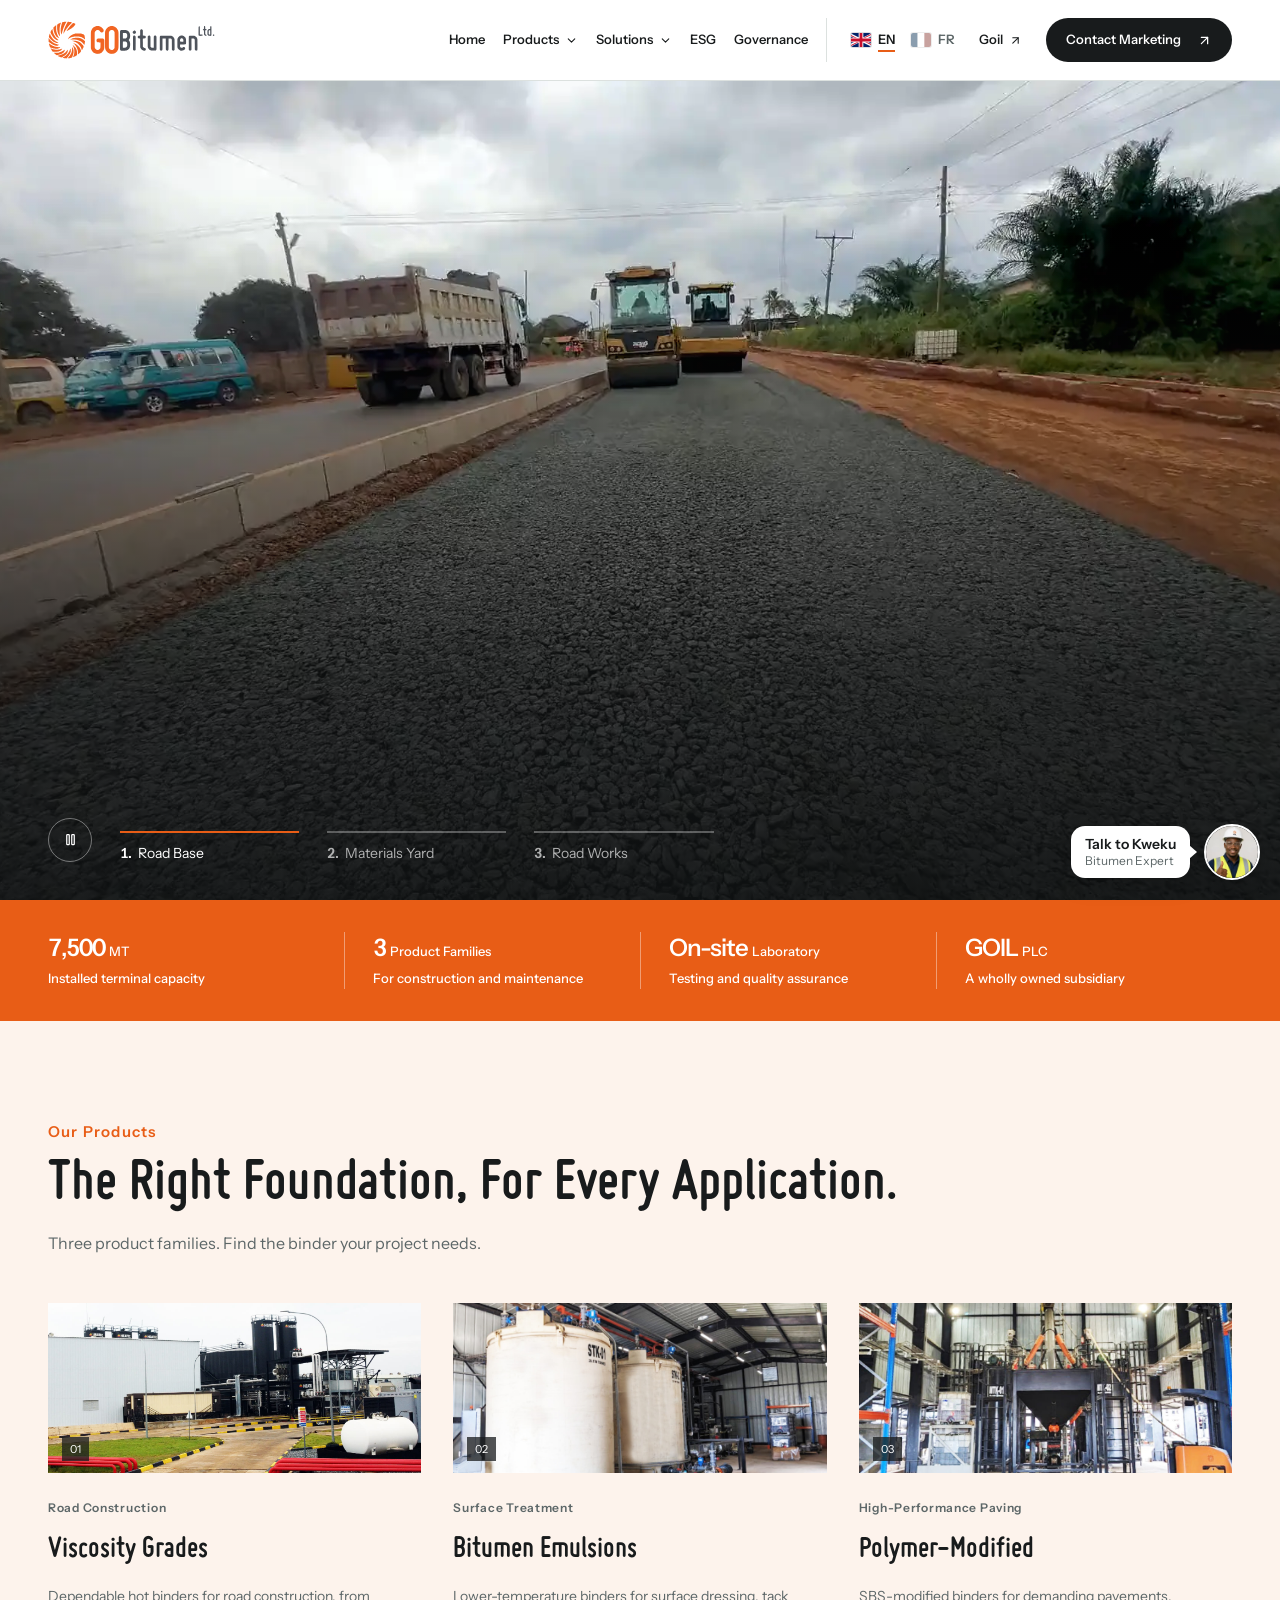
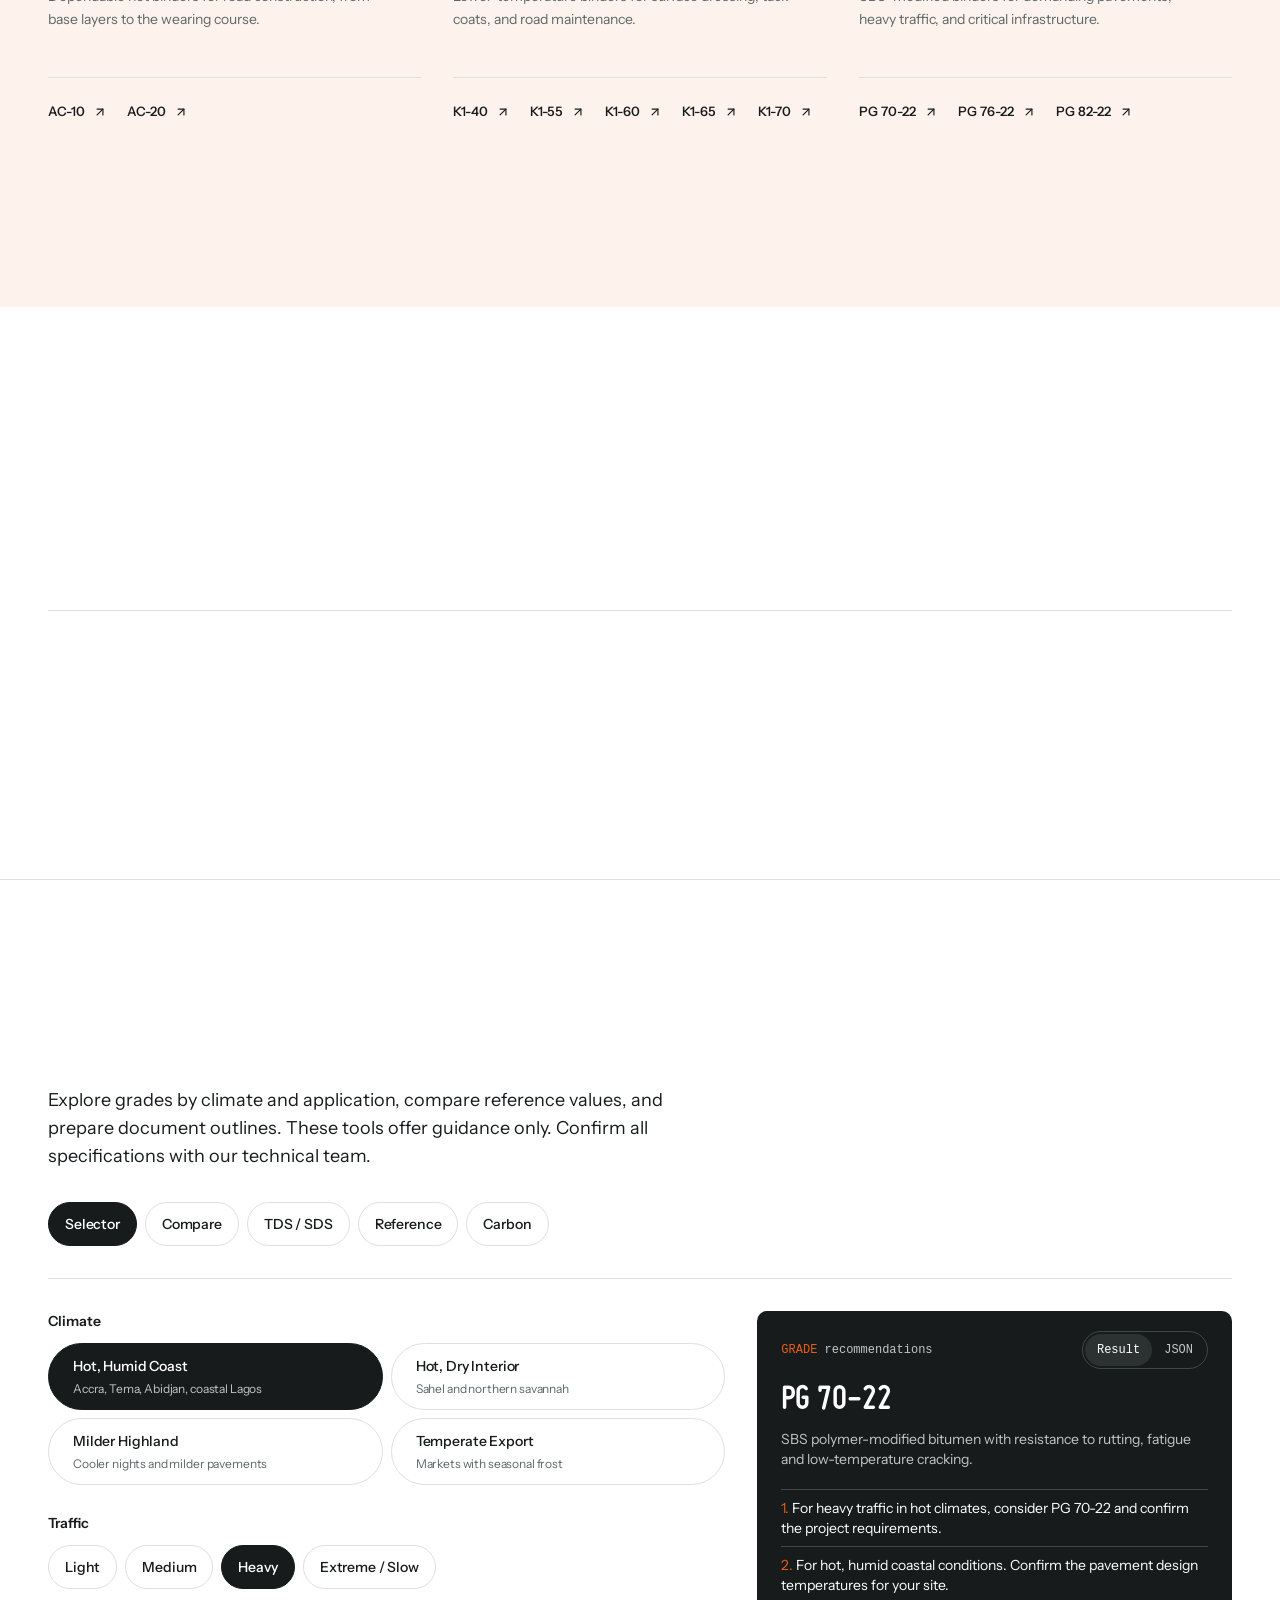
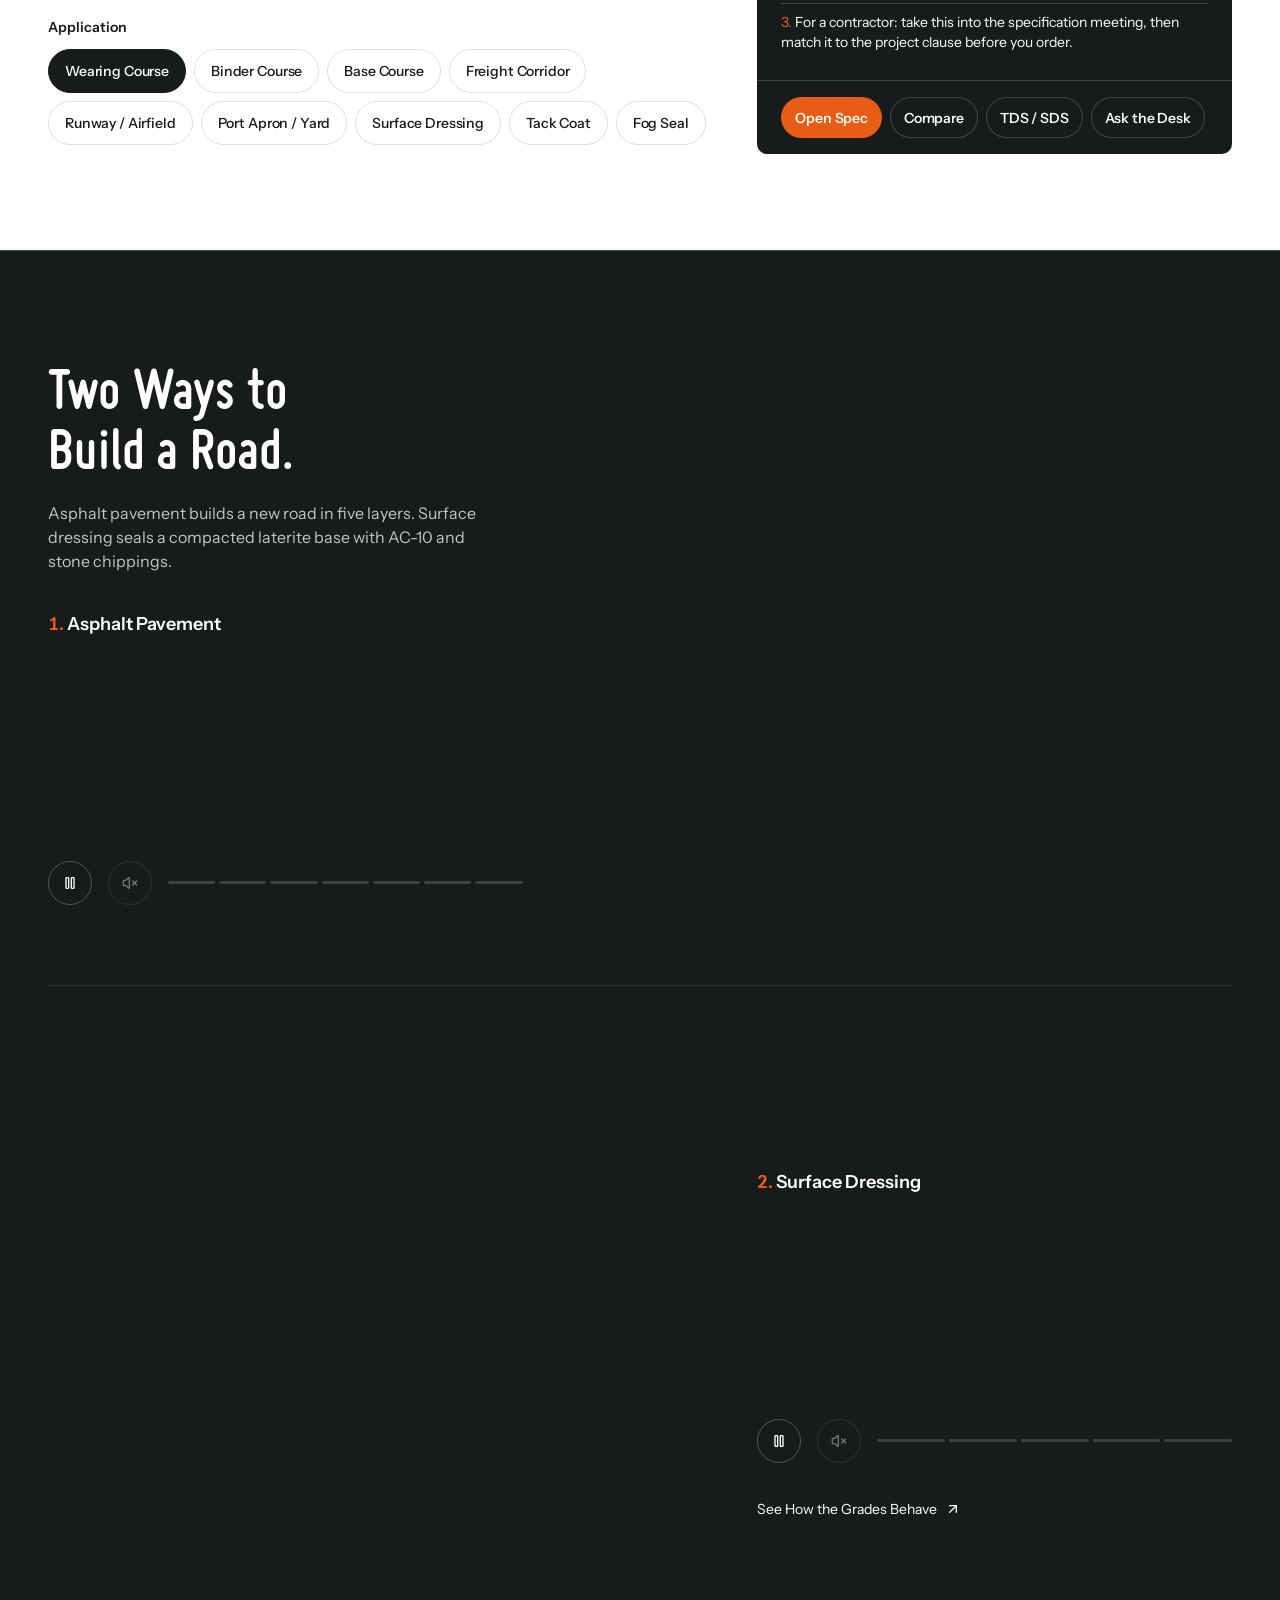
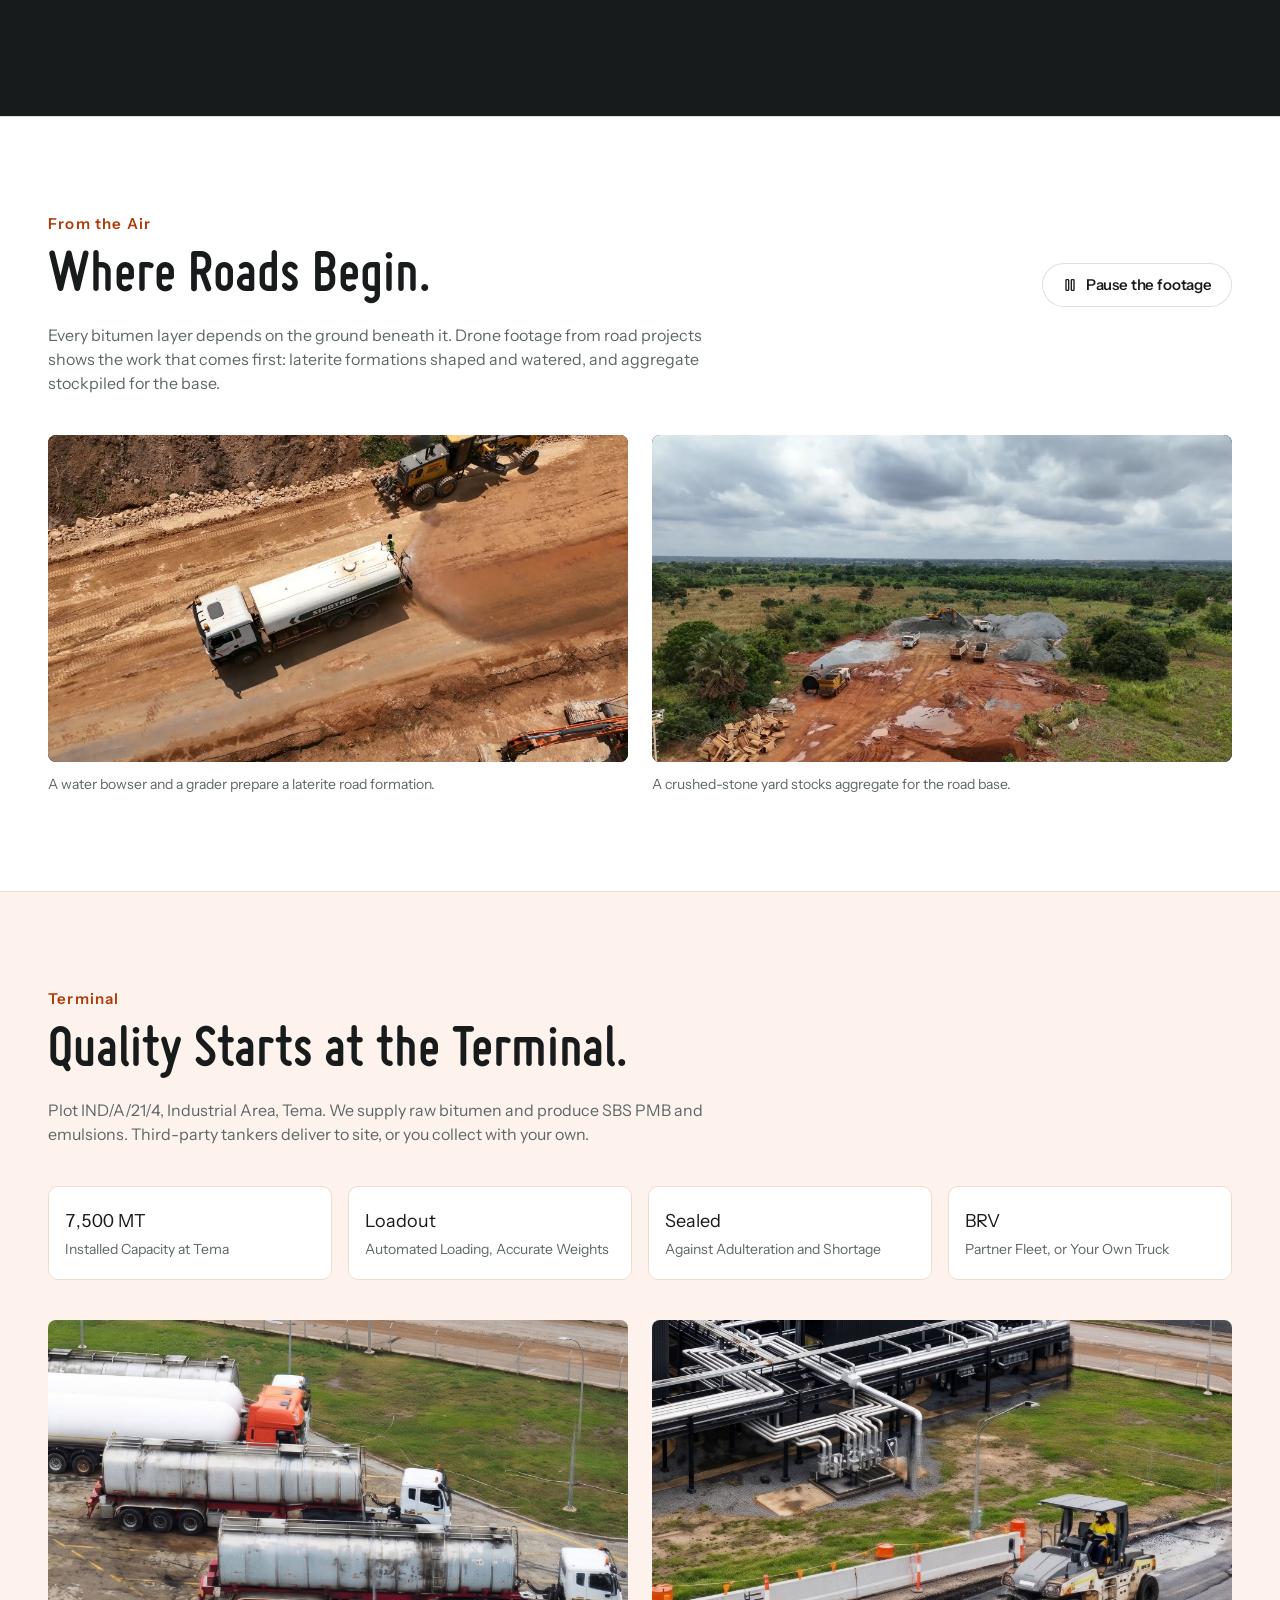
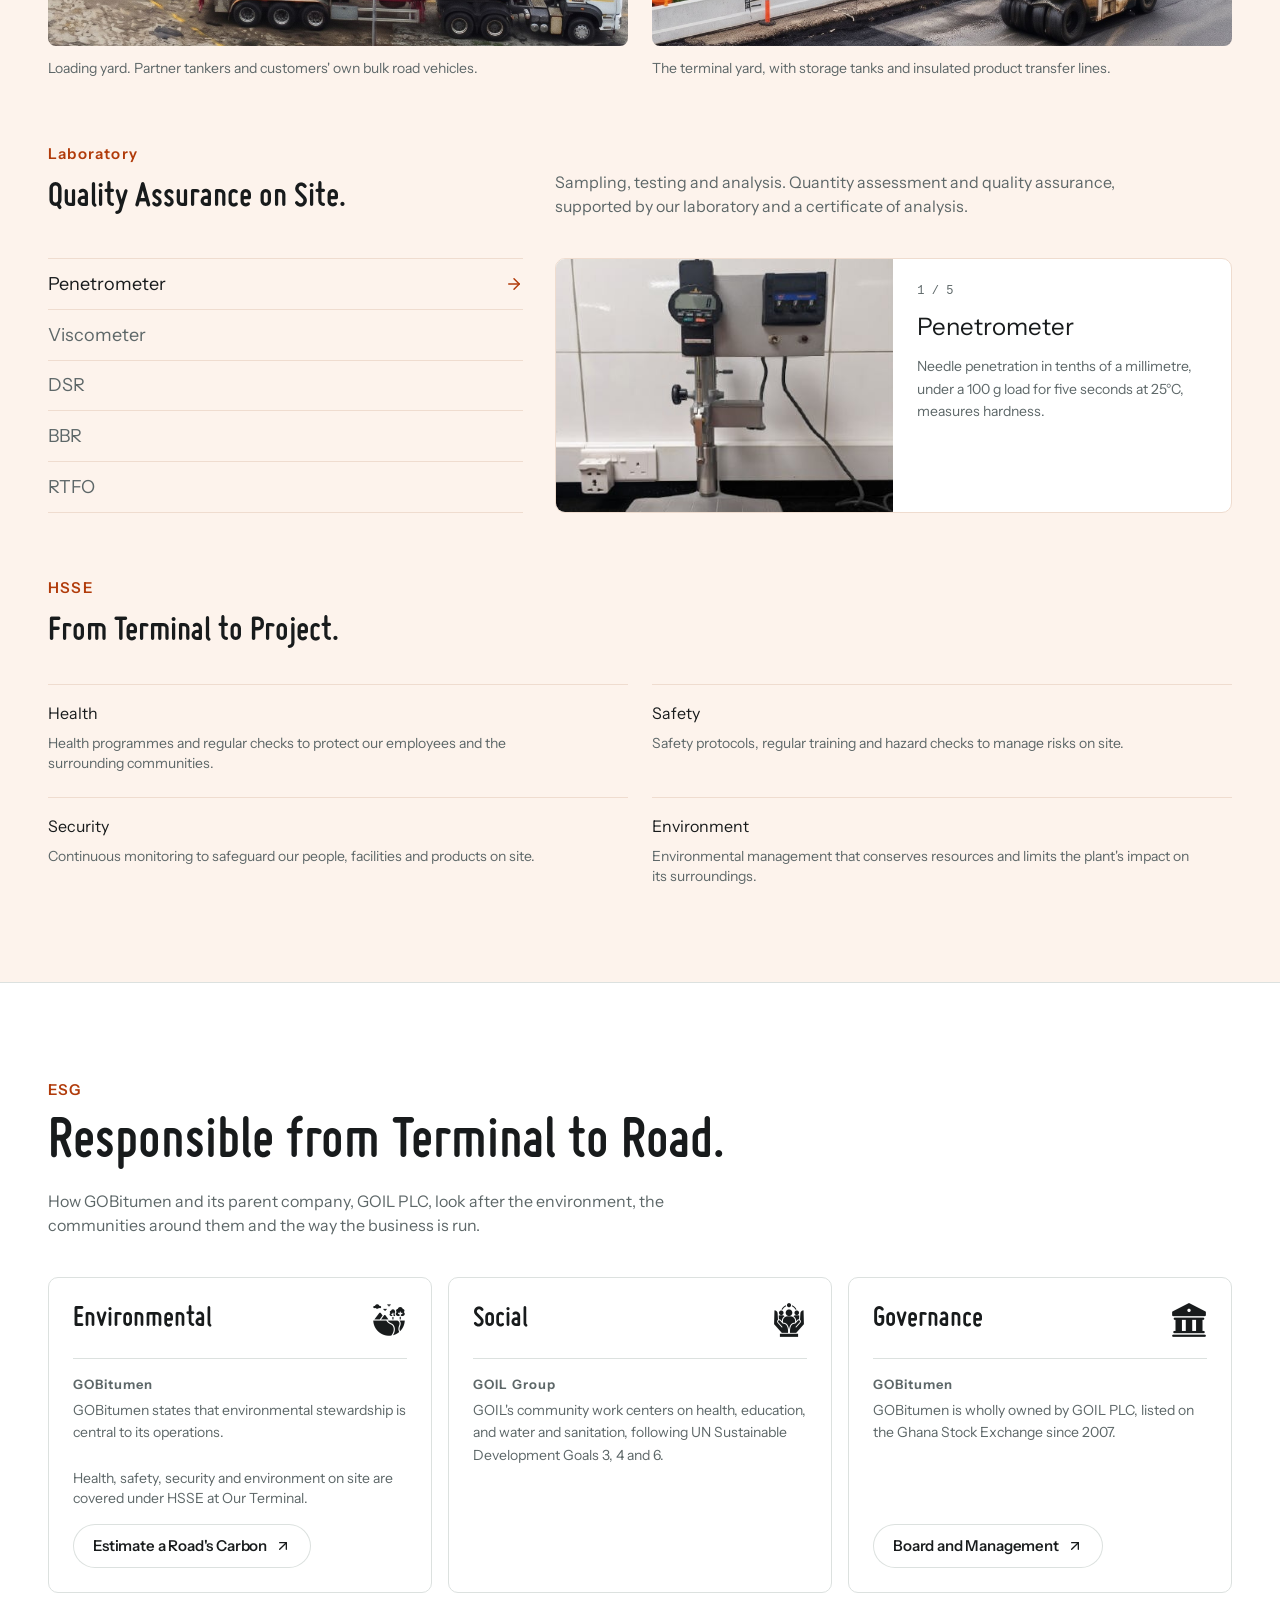
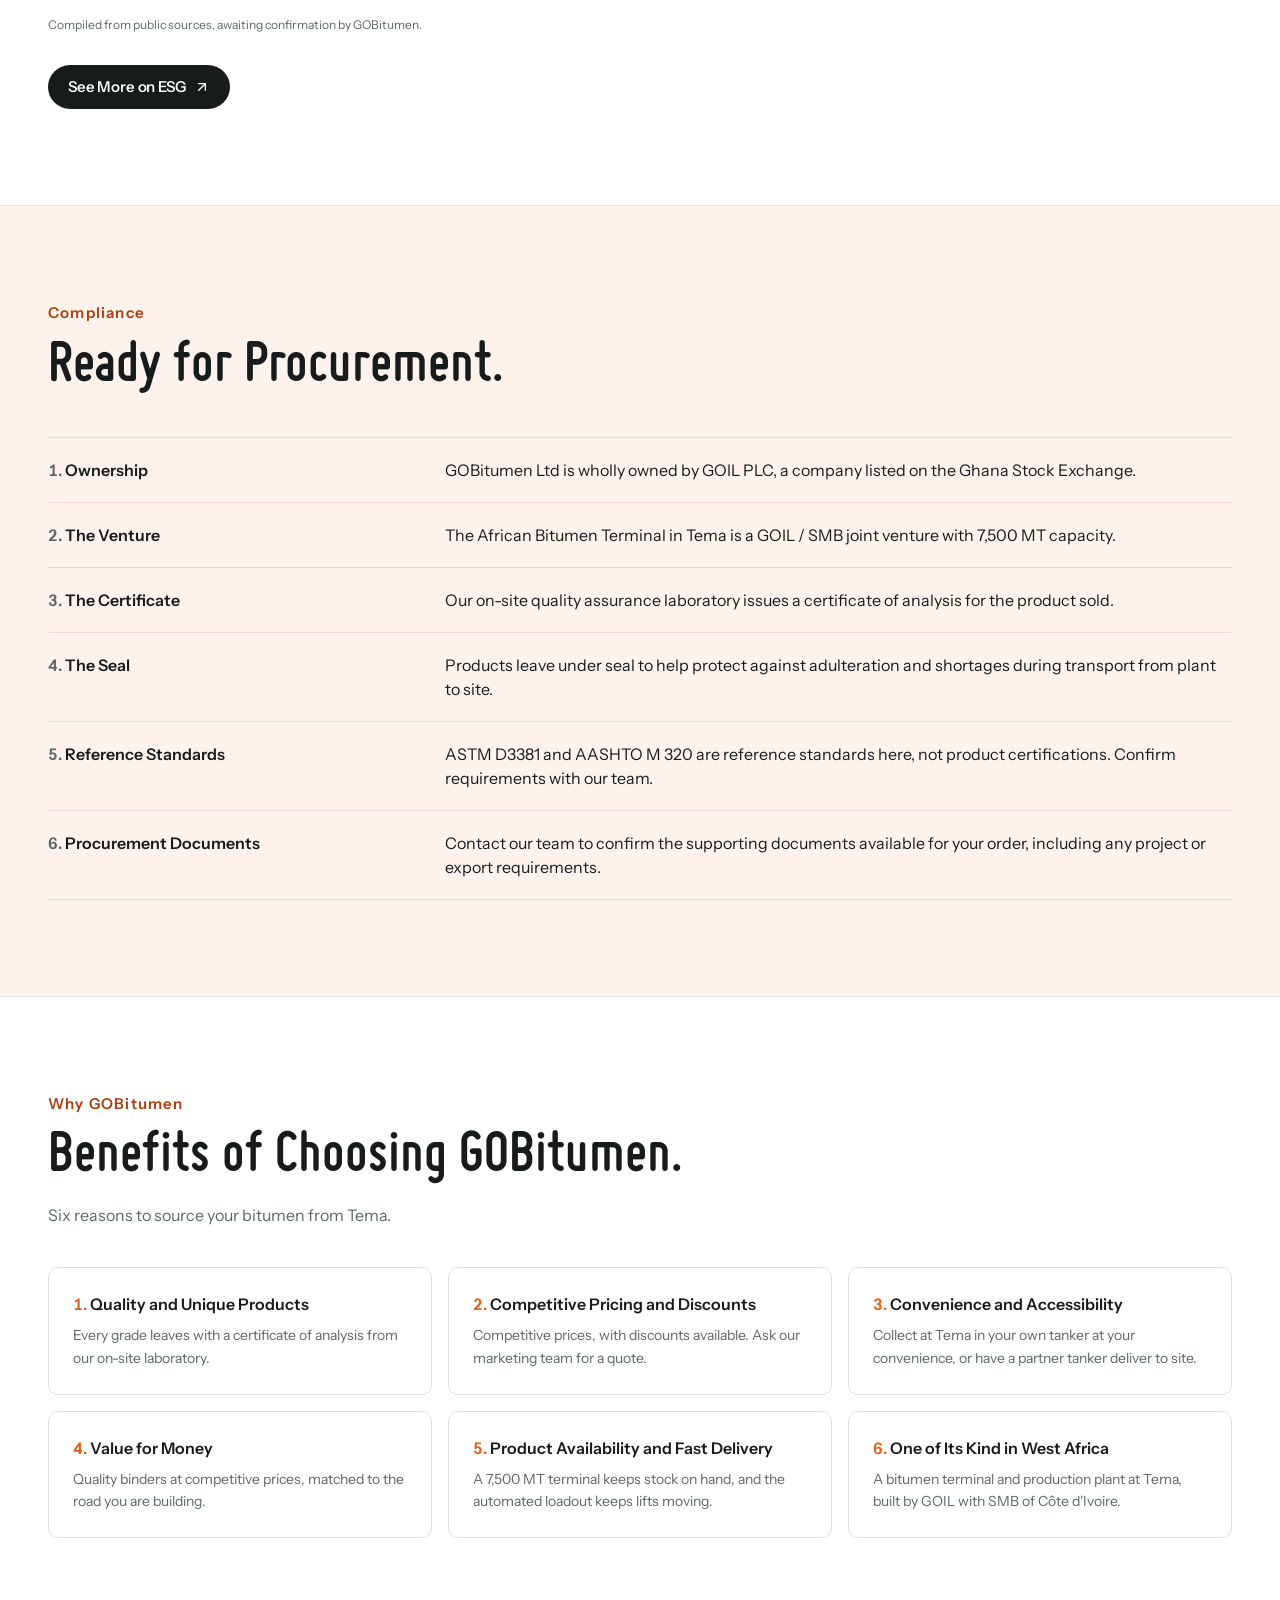
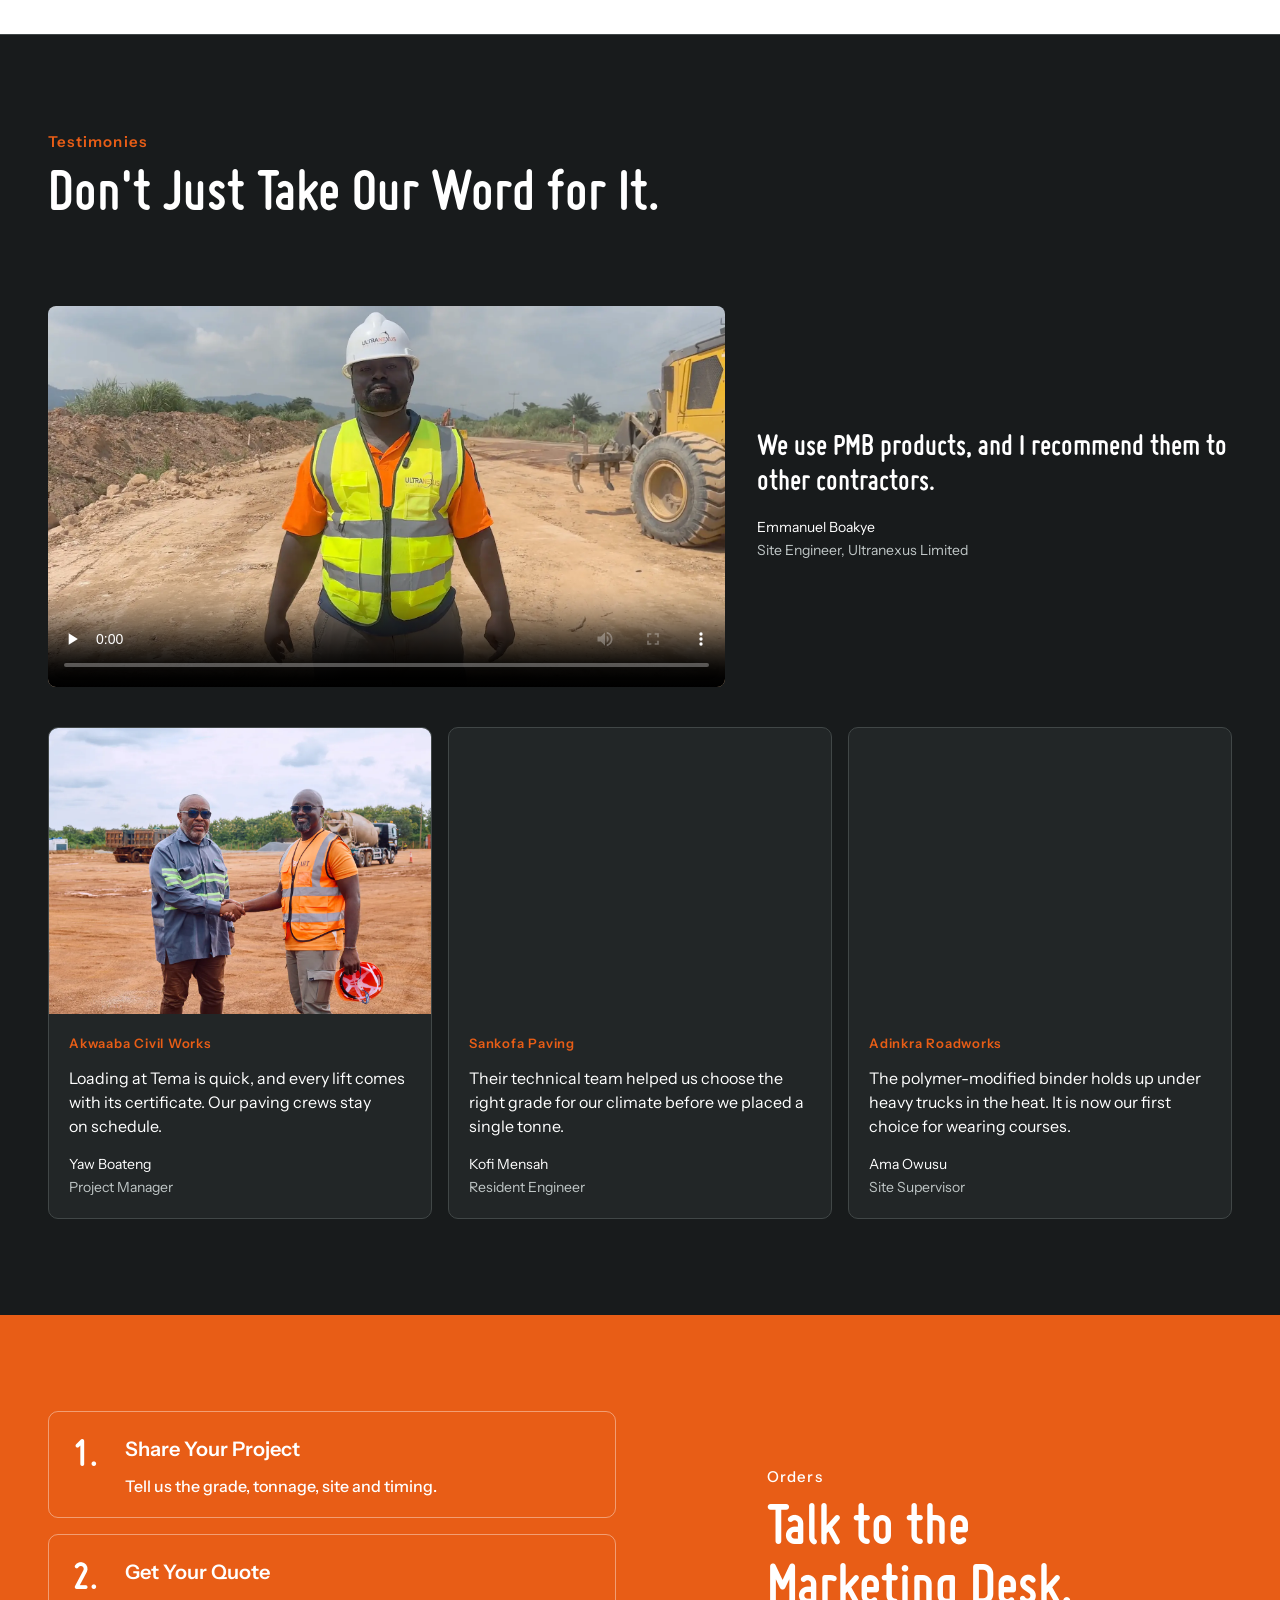
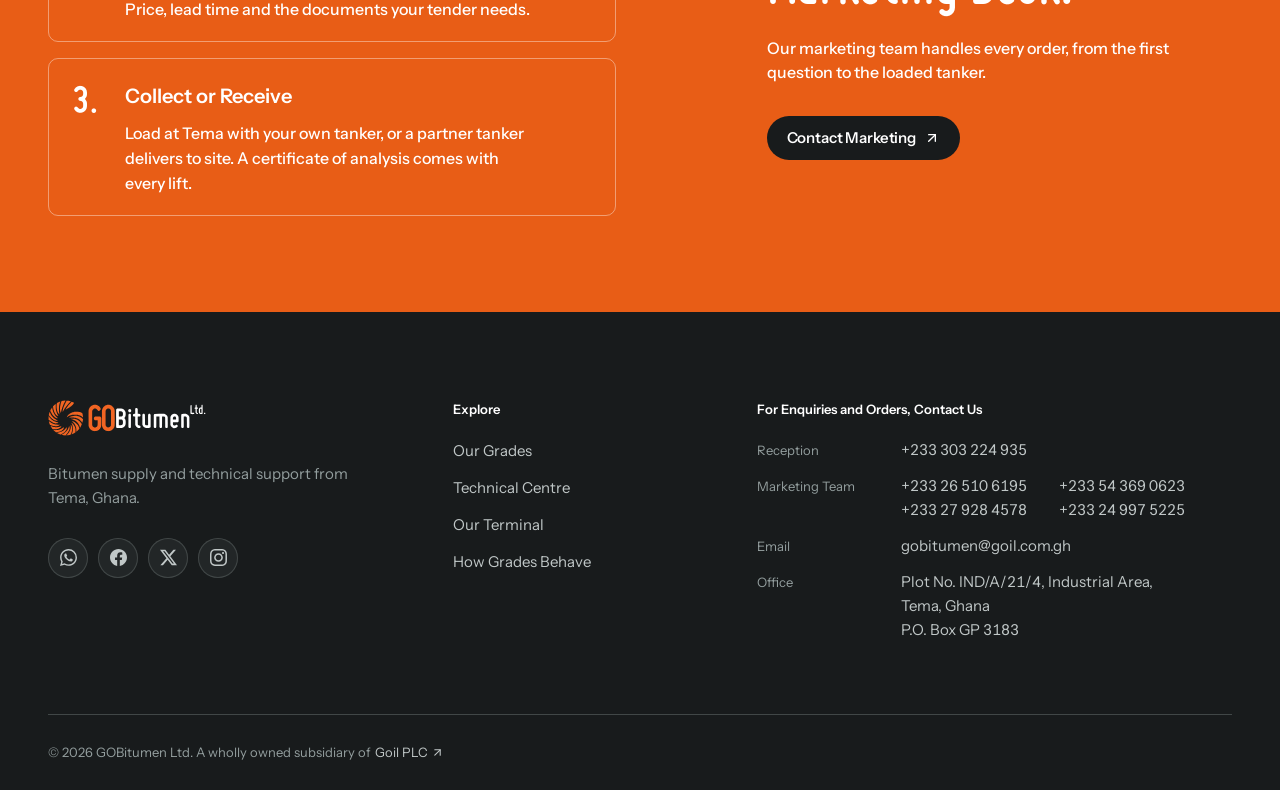
<file: gobitumen/index.html>
<!doctype html><html lang="en"><head><meta charset="utf-8"><meta name="viewport" content="width=device-width,initial-scale=1"><title>GOBitumen | Homepage Concept</title><meta name="description" content="A homepage concept for GOBitumen, showcasing its products, technical expertise, and terminal operations in Tema, Ghana."><meta name="robots" content="noindex,nofollow"><link rel="canonical" href="https://djoks.me/gobitumen/"><meta property="og:type" content="website"><meta property="og:title" content="GOBitumen | Homepage Concept"><meta property="og:description" content="A homepage concept for GOBitumen, showcasing its products, technical expertise, and terminal operations in Tema, Ghana."><meta property="og:url" content="https://djoks.me/gobitumen/"><meta property="og:image" content="https://djoks.me/gobitumen/share-v2.jpg"><meta property="og:image:width" content="1200"><meta property="og:image:height" content="630"><meta property="og:image:alt" content="The GOBitumen logo and the headline Built for the Road Ahead, over a road being laid"><meta name="twitter:card" content="summary_large_image"><meta name="twitter:title" content="GOBitumen | Homepage Concept"><meta name="twitter:description" content="A homepage concept for GOBitumen, showcasing its products, technical expertise, and terminal operations in Tema, Ghana."><meta name="twitter:image" content="https://djoks.me/gobitumen/share-v2.jpg"><link rel="icon" href="/gobitumen/favicon.svg"><style>html{background:#181b1c}@media (prefers-reduced-motion:no-preference){#demo-root:empty{position:fixed;inset:0;background:#fff}}</style><link rel="modulepreload" href="/gobitumen/assets/rolldown-runtime-DH8ByuCx.js"><link rel="modulepreload" href="/gobitumen/assets/vendor-DBKyHiSn.js"></head><body><div id="demo-root"></div><script type="module" src="/gobitumen/assets/client-Be0kn6DQ.js"></script><script src="https://grok.com/grok-app-builder/extensions.js" async></script></body></html>
</file>
<file: css/style.css>
/* Philip Eyram Djokoto, portfolio

   Design system (dark only)
   Type      Hanken Grotesk 400/500/600 for body text. Geist 900 for the hero headline (28 to 84px) and
             Geist 800 for section headings (26 to 32px), project titles (20 to 30px) and skill tabs.
             Archivo Black for the wordmark. DM Mono 400/500 for indices, meta, labels and tags (11 to 13px).
             Body 17px/1.6, secondary text 14 to 15px.
   Color     Every color is a token below. No blues or purples, no gradients, no white backgrounds.
   Spacing   Steps of 8, 12, 16, 24, 32, 48 and 96px, with 2px adjustments for optical alignment.
   Shape     Radius 4px on tiles, buttons and images, 0 on rules. Borders 1px. No shadows.
             The coffee chat bubble is the one exception: 12px radius and an off-white fill.
   Layout    12-column grid, 1200px max. Each section: label column (3) and body (9), with a 40px
             gutter above 900px. Magazine, not SaaS. */

:root {
  --color-bg: #0a0a0a;
  --color-surface: #141414;
  --color-surface-hover: #181818;
  --color-border: #222222;
  --color-border-strong: #3a3a3a;
  --color-text: #edece8;
  --color-text-muted: #9c9b96;
  --color-text-faint: #858480;
  --color-accent: #f2614f;
  --color-white: #ffffff;
  --font-sans: "Hanken Grotesk", "Helvetica Neue", Arial, sans-serif;
  --font-mono: "DM Mono", "SF Mono", Menlo, monospace;
  --font-display: "Geist", "Hanken Grotesk", "Helvetica Neue", Arial, sans-serif;
  --gutter: clamp(16px, 4vw, 40px);
  --max: 1200px;
  --header-h: 64px;
  --radius: 4px;
  --ease: cubic-bezier(0.2, 0.7, 0.2, 1);
  color-scheme: dark;
}

/* Base */

*, *::before, *::after { box-sizing: border-box; }

html {
  -webkit-text-size-adjust: 100%;
  scroll-padding-top: calc(var(--header-h) + 16px);
}

@media (prefers-reduced-motion: no-preference) {
  html { scroll-behavior: smooth; }
}

body {
  margin: 0;
  background: var(--color-bg);
  color: var(--color-text);
  font-family: var(--font-sans);
  font-size: 17px;
  line-height: 1.6;
  font-weight: 400;
  -webkit-font-smoothing: antialiased;
  text-rendering: optimizeLegibility;
  overflow-x: clip;
}

img { display: block; max-width: 100%; height: auto; }
a { color: inherit; text-decoration: none; }
ul, ol { list-style: none; margin: 0; padding: 0; }
h1, h2, h3, p, figure, blockquote, dl, dd { margin: 0; }
b { font-weight: 500; }

::selection { background: var(--color-accent); color: var(--color-bg); }

:focus-visible {
  outline: 1px solid var(--color-accent);
  outline-offset: 4px;
}

.container {
  width: min(var(--max), 100% - 2 * var(--gutter));
  margin-inline: auto;
}

.grid {
  display: grid;
  grid-template-columns: repeat(12, minmax(0, 1fr));
  column-gap: 24px;
  row-gap: 32px;
}

.skip-link {
  position: absolute;
  left: 16px;
  top: -100%;
  z-index: 100;
  padding: 8px 12px;
  background: var(--color-text);
  color: var(--color-bg);
  font-size: 14px;
  font-weight: 500;
  border-radius: var(--radius);
}
.skip-link:focus { top: 12px; }
#main:focus { outline: none; }

/* Type helpers */

.eyebrow {
  display: flex;
  align-items: center;
  gap: 10px;
  font-size: 13px;
  font-weight: 500;
  letter-spacing: 0.08em;
  text-transform: uppercase;
  color: var(--color-text-muted);
}
.eyebrow-icon {
  flex: none;
  width: 16px;
  height: 16px;
}

.tags {
  display: flex;
  flex-wrap: wrap;
  gap: 6px;
}
.tags li {
  font-family: var(--font-mono);
  font-size: 12px;
  line-height: 1.2;
  color: var(--color-text-muted);
  border: 1px solid var(--color-border);
  border-radius: var(--radius);
  padding: 5px 8px;
  white-space: nowrap;
}

.lede {
  font-size: clamp(17px, 1.3vw, 20px);
  line-height: 1.55;
  color: var(--color-text-muted);
  max-width: 58ch;
}

/* Header */

.site-header {
  position: fixed;
  inset: 0 0 auto 0;
  z-index: 40;
  height: var(--header-h);
  display: flex;
  align-items: center;
  background: var(--color-bg);
  border-bottom: 1px solid transparent;
  transition: border-color 0.3s var(--ease);
}
.site-header.is-scrolled { border-bottom-color: var(--color-border); }
.site-header .container {
  display: flex;
  align-items: center;
  justify-content: space-between;
  gap: 24px;
}

.wordmark {
  font-family: "Archivo Black", "Arial Black", var(--font-sans);
  font-size: 30px;
  font-weight: 400;
  line-height: 1;
  letter-spacing: -0.02em;
  white-space: nowrap;
}
/* Archivo Black's period is square, so the dot is drawn as a circle in the glyph's place.
   The period is 0.212em by 0.199em at a 0.061em side bearing, with a 0.333em advance. An
   equal-area circle is 0.23em, centered at 0.167em, and sinks 0.012em below the baseline
   to match the overshoot of the "s". */
.wordmark .dot {
  display: inline-block;
  forced-color-adjust: none;
  width: 0.23em;
  height: 0.23em;
  margin: 0 0.051em 0 0.052em;
  border-radius: 50%;
  background: var(--color-accent);
  color: transparent;
  overflow: hidden;
  vertical-align: -0.012em;
}

.site-nav {
  --frame-pad-x: 14px;
  --frame-pad-y: 5px;
  position: relative;
  display: flex;
  align-items: center;
  gap: clamp(28px, 3vw, 40px);
}
.site-nav a {
  position: relative;
  display: block;
  padding: 4px 0;
  font-size: 18px;
  line-height: 1.2;
  letter-spacing: 0;
  color: var(--color-text-muted);
  transition: color 0.4s var(--ease), transform 0.5s var(--ease);
}
.site-nav a[aria-current] { color: var(--color-text); }
.site-nav:hover a { color: var(--color-text-faint); }
.site-nav:hover a[aria-current]:not(:hover) { color: var(--color-text-muted); }
.site-nav a:hover,
.site-nav a:focus-visible { color: var(--color-text); }
.nav-label {
  position: relative;
  display: block;
  overflow: hidden;
}
.nav-row {
  display: flex;
  white-space: pre;
}
.nav-row-b {
  position: absolute;
  inset: 0;
  color: var(--color-text);
}
.nav-ch {
  display: inline-block;
  transition: transform 0.55s cubic-bezier(0.76, 0, 0.24, 1);
  transition-delay: calc(var(--i) * 22ms);
}
.nav-row-b .nav-ch { transform: translateY(110%); }
.site-nav a:hover .nav-row-a .nav-ch,
.site-nav a:focus-visible .nav-row-a .nav-ch { transform: translateY(-110%); }
.site-nav a:hover .nav-row-b .nav-ch,
.site-nav a:focus-visible .nav-row-b .nav-ch { transform: translateY(0); }
.nav-frame {
  position: absolute;
  top: 0;
  left: 0;
  width: 0;
  height: 0;
  border: 1px solid var(--color-border-strong);
  border-radius: var(--radius);
  pointer-events: none;
  opacity: 0;
  transition:
    transform 0.7s cubic-bezier(0.34, 1.25, 0.64, 1),
    width 0.7s cubic-bezier(0.34, 1.25, 0.64, 1),
    height 0.7s cubic-bezier(0.34, 1.25, 0.64, 1),
    opacity 0.4s var(--ease);
}
.nav-frame.is-visible { opacity: 1; }
.nav-frame.is-still { transition: opacity 0.4s var(--ease); }
.nav-dot {
  position: absolute;
  top: 0;
  left: 0;
  z-index: 1;
  width: 5px;
  height: 5px;
  border-radius: 50%;
  background: var(--color-accent);
  outline: 3px solid var(--color-bg);
  pointer-events: none;
  opacity: 0;
  transition: transform 0.7s cubic-bezier(0.34, 1.4, 0.64, 1), opacity 0.4s var(--ease);
}
.nav-dot.is-visible { opacity: 1; }
.nav-dot.is-still { transition: opacity 0.4s var(--ease); }

.header-social {
  display: flex;
  align-items: center;
  gap: 4px;
}
.header-social a {
  position: relative;
  display: grid;
  place-items: center;
  width: 36px;
  height: 36px;
  color: var(--color-text-muted);
  transition: color 0.4s var(--ease), transform 0.5s var(--ease);
}
.header-social:hover a { color: var(--color-text-faint); }
.header-social a:hover,
.header-social a:focus-visible { color: var(--color-text); }
.social-reel {
  position: relative;
  display: block;
  width: 18px;
  height: 18px;
  overflow: hidden;
}
.social-glyph {
  position: absolute;
  inset: 0;
  width: 18px;
  height: 18px;
  fill: currentColor;
  transition: transform 0.55s cubic-bezier(0.76, 0, 0.24, 1);
}
.social-glyph + .social-glyph {
  transform: translateY(120%);
  color: var(--color-text);
}
.header-social a:hover .social-glyph:first-child,
.header-social a:focus-visible .social-glyph:first-child { transform: translateY(-120%); }
.header-social a:hover .social-glyph + .social-glyph,
.header-social a:focus-visible .social-glyph + .social-glyph { transform: translateY(0); }
.header-social a::after {
  content: attr(data-label);
  position: absolute;
  top: calc(100% + 2px);
  left: 50%;
  font-family: var(--font-mono);
  font-size: 10px;
  letter-spacing: 0.08em;
  text-transform: uppercase;
  white-space: nowrap;
  color: var(--color-text-muted);
  opacity: 0;
  transform: translate(-50%, -4px);
  pointer-events: none;
  transition: opacity 0.35s var(--ease), transform 0.45s var(--ease);
}
.header-social a:hover::after,
.header-social a:focus-visible::after {
  opacity: 1;
  transform: translate(-50%, 0);
}

@media (max-width: 720px) {
  .header-social { display: none; }
  .wordmark { font-size: 27px; }
  .site-nav { gap: 22px; --frame-pad-x: 10px; --frame-pad-y: 4px; }
  .site-nav a { font-size: 15px; }
}
@media (max-width: 440px) {
  .site-nav { gap: 14px; --frame-pad-x: 6px; --frame-pad-y: 3px; }
  .site-nav a { font-size: 13px; }
}
@media (max-width: 360px) {
  .site-header .container { gap: 12px; }
  .wordmark { font-size: 22px; }
  .site-nav { gap: 11px; --frame-pad-x: 5px; }
  .site-nav a { font-size: 12px; }
}

/* Hero */

.hero {
  position: relative;
  overflow: clip;
  padding-top: calc(var(--header-h) + clamp(64px, 12vh, 128px));
  padding-bottom: clamp(48px, 8vh, 96px);
}
.hero-mosaic {
  position: absolute;
  top: var(--header-h);
  right: 0;
  display: block;
  width: 56vw;
  height: calc(100% - var(--header-h));
  pointer-events: none;
  opacity: 0;
  transition: opacity 1.6s var(--ease);
}
.hero-mosaic.is-ready { opacity: 1; }
.hero-copy {
  position: relative;
  z-index: 1;
}
@media (max-width: 900px) {
  .hero-mosaic { display: none; }
}
.hero h1 {
  margin-top: 0;
  font-family: var(--font-display);
  font-size: clamp(28px, 8.8vw, 84px);
  font-weight: 900;
  line-height: 0.98;
  letter-spacing: -0.04em;
  white-space: nowrap;
}
/* Registered mark: 32% size, raised so its top meets the cap line.
   Geist's registered-mark glyph spans 0.148em to 0.726em above its baseline and caps are 0.71em,
   so the lift is (0.71 - 0.726 * 0.32) / 0.32 = 1.49em of the mark's own size. */
.hero-mark {
  position: relative;
  top: -1.49em;
  margin-left: 0.06em;
  font-size: 0.32em;
  line-height: 0;
  letter-spacing: 0;
  vertical-align: baseline;
}
.hero .lede {
  margin-top: 32px;
  max-width: 56ch;
}
.hero-facts {
  display: flex;
  flex-wrap: wrap;
  gap: 16px 48px;
  margin-top: 32px;
}
.hero-facts dt {
  font-family: var(--font-mono);
  font-size: 12px;
  color: var(--color-text-faint);
  margin-bottom: 2px;
}
.hero-facts dd { font-size: 15px; }

.hero-actions {
  display: flex;
  flex-wrap: wrap;
  align-items: center;
  gap: 12px;
  margin-top: 36px;
}
.button {
  display: inline-flex;
  align-items: center;
  height: 46px;
  padding: 0 20px;
  border: 1px solid transparent;
  border-radius: var(--radius);
  background: transparent;
  color: inherit;
  font-family: inherit;
  font-size: 15px;
  font-weight: 500;
  line-height: 1;
  cursor: pointer;
  -webkit-appearance: none;
  appearance: none;
  white-space: nowrap;
  transition: background-color 0.3s var(--ease), border-color 0.3s var(--ease), color 0.3s var(--ease);
}
.button-primary {
  background: var(--color-text);
  color: var(--color-bg);
}
.button-primary:hover { background: var(--color-white); }
.button-secondary {
  border-color: var(--color-border-strong);
  color: var(--color-text);
}
.button-secondary:hover { border-color: var(--color-text); }

@media (max-width: 600px) {
  /* Keep both hero buttons on one row, sharing the width equally. */
  .hero-actions { flex-wrap: nowrap; gap: 8px; }
  .hero-actions .button {
    flex: 1 1 0;
    min-width: 0;
    justify-content: center;
    padding: 0 10px;
    font-size: 14px;
    letter-spacing: -0.01em;
  }
}
@media (max-width: 359px) {
  .hero-actions .button { padding: 0 6px; font-size: 13px; letter-spacing: -0.02em; }
}

/* Logo carousel */

.logos {
  padding-block: 40px 48px;
}
.logos + .section { border-top: 0; }
.logos .eyebrow { margin-bottom: 20px; }

.marquee {
  overflow-x: auto;
  overflow-y: hidden;
  padding-block: 12px;
  margin-block: -12px;
  scrollbar-width: none;
  overscroll-behavior-x: contain;
  cursor: grab;
  user-select: none;
  -webkit-user-select: none;
}
.marquee::-webkit-scrollbar { display: none; }
.marquee.is-dragging { cursor: grabbing; }
.marquee:focus-visible { outline-offset: -1px; }
.marquee-track {
  display: flex;
  width: max-content;
}
.marquee-copy {
  display: flex;
  flex: none;
}

.logo-tile {
  position: relative;
  flex: none;
  width: 184px;
  height: 112px;
  margin-right: 12px;
  display: flex;
  flex-direction: column;
  align-items: center;
  justify-content: center;
  gap: 12px;
  background: var(--color-surface);
  border: 1px solid var(--color-border);
  border-radius: var(--radius);
  transition: transform 0.6s var(--ease), border-color 0.6s var(--ease);
}
.logo-tile:hover {
  z-index: 1;
  transform: scale(1.06);
  border-color: var(--color-border-strong);
}
.logo {
  display: grid;
  place-items: center;
  width: 136px;
  height: 40px;
}
.logo img {
  grid-area: 1 / 1;
  max-width: 136px;
  max-height: 40px;
  width: auto;
  height: auto;
  object-fit: contain;
  -webkit-user-drag: none;
  transition: opacity 0.7s var(--ease), transform 0.7s var(--ease), filter 0.7s var(--ease);
}
.logo.is-wide img { max-height: 26px; }
.logo.is-tall { height: 52px; margin-block: -6px; }
.logo.is-tall img { max-height: 52px; }
.logo-white { filter: brightness(0) invert(1); }
.logo-white.is-mono { filter: none; }
.logo-white.is-reversed { filter: invert(1) brightness(2); }
.logo-color {
  opacity: 0;
  transform: scale(0.88);
  filter: blur(8px);
}
.logo-tile:hover .logo-color {
  opacity: 1;
  transform: none;
  filter: blur(0);
  transition-delay: 0.08s;
}
.logo-tile:hover .has-color .logo-white {
  opacity: 0;
  transform: scale(1.1);
  filter: brightness(0) invert(1) blur(8px);
}
.logo-tile:hover .has-color .logo-white.is-mono { filter: blur(8px); }
.logo-link {
  position: absolute;
  inset: -1px;
  z-index: 1;
  border-radius: var(--radius);
}
.logo-link:focus-visible {
  outline: 1px solid var(--color-accent);
  outline-offset: 2px;
}
.logo-tile:hover .logo-name { color: var(--color-text-muted); }
.logo-text {
  font-size: 18px;
  font-weight: 500;
  letter-spacing: -0.01em;
  line-height: 40px;
}
.logo-name {
  font-family: var(--font-mono);
  font-size: 11px;
  color: var(--color-text-faint);
  transition: color 0.6s var(--ease);
}


/* Sections */

.section {
  padding-block: clamp(64px, 9vw, 96px);
  border-top: 1px solid var(--color-border);
}

.section-label {
  grid-column: 1 / 4;
  align-self: start;
  position: sticky;
  top: calc(var(--header-h) + 24px);
}
.section-label h2 {
  margin-top: 16px;
  font-family: var(--font-display);
  font-size: clamp(26px, 2.6vw, 32px);
  font-weight: 800;
  line-height: 1.08;
  letter-spacing: -0.035em;
}
.section-label .note {
  margin-top: 12px;
  font-size: 14px;
  color: var(--color-text-muted);
  max-width: 24ch;
}
.section-label .ipa {
  font-family: var(--font-mono);
  font-size: 0.6em;
  font-weight: 400;
  color: var(--color-text-muted);
  letter-spacing: 0;
}
.section-body { grid-column: 4 / -1; }
@media (min-width: 901px) {
  /* Wider gutter so long section headings never crowd the content beside them. */
  .section-body { padding-left: 40px; }
}

@media (max-width: 900px) {
  .section-label, .section-body { grid-column: 1 / -1; }
  .section-label { position: static; }
}

/* Work list */

.work-list { border-top: 1px solid var(--color-border); }

.row {
  --title-size: 24px;
  --title-leading: 1.12;
  --index-h: 22px;
  display: grid;
  grid-template-columns: 48px minmax(0, 1fr) 220px;
  column-gap: 24px;
  position: relative;
  padding: 24px 12px;
  margin: -1px -12px 0;
  border: 1px solid transparent;
  border-bottom-color: var(--color-border);
  border-radius: var(--radius);
  transition: background-color 0.25s var(--ease), border-color 0.25s var(--ease);
}
.row:hover {
  z-index: 1;
  background: var(--color-surface);
  border-color: var(--color-border-strong);
}

/* Linked rows: the title link stretches over the whole row. */
.row-link {
  display: inline-flex;
  align-items: flex-start;
  gap: 8px;
  color: inherit;
}
.row-link::after {
  content: "";
  position: absolute;
  inset: -1px;
  z-index: 1;
  border-radius: var(--radius);
}
.row-link:focus-visible { outline: none; }
.row-link:focus-visible::after {
  outline: 1px solid var(--color-accent);
  outline-offset: 2px;
}
.link-arrow {
  flex: none;
  width: 0.5em;
  height: 0.5em;
  margin-top: 0.12em;
  fill: none;
  stroke: currentColor;
  stroke-width: 1.4;
  stroke-linecap: round;
  stroke-linejoin: round;
  color: var(--color-text-faint);
  transition: transform 0.35s var(--ease), color 0.3s var(--ease);
}
.row.has-link:hover .link-arrow,
.row-link:focus-visible .link-arrow {
  color: var(--color-text);
  transform: translate(2px, -2px);
}
.sr-only {
  position: absolute;
  width: 1px;
  height: 1px;
  margin: -1px;
  padding: 0;
  overflow: hidden;
  clip: rect(0 0 0 0);
  white-space: nowrap;
  border: 0;
}

/* Row number, centered on the first line of the project title. */
.row-index {
  justify-self: start;
  align-self: start;
  display: inline-flex;
  align-items: center;
  height: var(--index-h);
  margin-top: calc((var(--title-size) * var(--title-leading) - var(--index-h)) / 2);
  font-family: var(--font-mono);
  font-size: 12px;
  line-height: 1;
  color: var(--color-text-muted);
  transition: color 0.3s var(--ease);
}
.row:hover .row-index { color: var(--color-text); }
.row h3 {
  font-family: var(--font-display);
  font-size: var(--title-size);
  font-weight: 800;
  line-height: var(--title-leading);
  letter-spacing: -0.03em;
}
.row p {
  margin-top: 8px;
  font-size: 15px;
  line-height: 1.6;
  color: var(--color-text-muted);
  max-width: 64ch;
}
.row .tags { margin-top: 14px; }
.row-meta {
  display: flex;
  flex-direction: column;
  gap: 4px;
  padding-top: 7px;
  font-family: var(--font-mono);
  font-size: 12px;
  line-height: 1.5;
  color: var(--color-text-faint);
}
.row-meta span:first-child { color: var(--color-text-muted); }

@media (max-width: 1100px) {
  .row { grid-template-columns: 48px minmax(0, 1fr); }
  .row-meta { grid-column: 2; flex-direction: row; flex-wrap: wrap; gap: 4px 16px; padding-top: 12px; }
}
@media (max-width: 600px) {
  .row { grid-template-columns: minmax(0, 1fr); padding: 20px 0; margin: -1px 0 0; border-radius: 0; }
  .row:hover { background: transparent; border-color: transparent; border-bottom-color: var(--color-border); }
  .row-index { margin-top: 0; margin-bottom: 10px; }
  .row-meta { grid-column: 1; }
}

/* Featured and compact project rows */

.row.is-featured {
  --title-size: clamp(26px, 2.6vw, 30px);
  padding-block: 32px;
}
.row .row-lead {
  margin-top: 10px;
  font-size: 17px;
  line-height: 1.55;
  color: var(--color-text);
  max-width: 62ch;
}
.row-facts {
  display: grid;
  gap: 10px;
  margin-top: 18px;
  max-width: 66ch;
}
.row-facts div {
  display: grid;
  grid-template-columns: 112px minmax(0, 1fr);
  column-gap: 16px;
}
.row-facts dt {
  padding-top: 3px;
  font-family: var(--font-mono);
  font-size: 12px;
  color: var(--color-text-faint);
}
.row-facts dd {
  font-size: 15px;
  line-height: 1.6;
  color: var(--color-text-muted);
}
.row.is-featured .tags { margin-top: 18px; }
.row.is-compact {
  --title-size: 20px;
  padding-block: 20px;
}
.row.is-compact p { margin-top: 6px; }
.row.is-compact .tags { margin-top: 10px; }
.js .work-list.is-collapsed .is-extra { display: none; }
/* The last visible row has no divider at rest; hovering brings back the full outline. */
.work-list > .row:last-child:not(:hover),
.js .work-list.is-collapsed > .row:has(+ .is-extra):not(:hover) { border-bottom-color: transparent; }
.work-list .is-extra.is-entering {
  animation: row-enter 0.6s var(--ease) both;
  animation-delay: calc(var(--i, 0) * 60ms);
}
@keyframes row-enter {
  from { opacity: 0; transform: translateY(12px); }
  to { opacity: 1; transform: none; }
}
.list-toggle {
  display: flex;
  justify-content: flex-end;
  margin-top: 24px;
}
.list-toggle-button { gap: 12px; }
.toggle-icon {
  position: relative;
  width: 10px;
  height: 10px;
}
.toggle-icon::before,
.toggle-icon::after {
  content: "";
  position: absolute;
  top: 50%;
  left: 0;
  width: 10px;
  height: 1.5px;
  margin-top: -0.75px;
  border-radius: 1px;
  background: currentColor;
  transition: transform 0.4s var(--ease);
}
.toggle-icon::after { transform: rotate(90deg); }
.list-toggle-button[aria-expanded="true"] .toggle-icon::after { transform: rotate(0deg); }
@media (max-width: 600px) {
  .row-facts div { grid-template-columns: minmax(0, 1fr); row-gap: 2px; }
}

/* Skills tabs */

.skills-tabs {
  display: grid;
  grid-template-columns: minmax(0, 5fr) minmax(0, 7fr);
  column-gap: 48px;
  row-gap: 28px;
  align-items: start;
}
.skills-tablist { display: none; }
.js .skills-tablist {
  position: relative;
  display: flex;
  flex-direction: column;
  align-items: flex-start;
  align-self: stretch;
  padding-right: 24px;
  border-right: 1px solid var(--color-border);
}
.skill-tab {
  position: relative;
  padding: 10px 0 10px 26px;
  border: 0;
  background: none;
  text-align: left;
  font-family: var(--font-display);
  font-size: clamp(20px, 2vw, 24px);
  font-weight: 800;
  line-height: 1.15;
  letter-spacing: -0.03em;
  color: var(--color-text-faint);
  cursor: pointer;
  transition: color 0.3s var(--ease);
}
.skill-tab:hover { color: var(--color-text-muted); }
.skill-tab[aria-selected="true"] { color: var(--color-text); }
.skill-tab:focus-visible { outline-offset: 2px; }
.tab-progress {
  position: absolute;
  right: 0;
  bottom: 3px;
  left: 26px;
  height: 1px;
  background: var(--color-accent);
  transform: scaleX(0);
  transform-origin: left center;
  opacity: 0;
  pointer-events: none;
}
.skills-tabs.is-autoplay .skill-tab[aria-selected="true"] .tab-progress {
  opacity: 0.8;
  animation: tab-progress var(--autoplay-ms, 6000ms) linear forwards;
}
.skills-tabs.is-autoplay.is-paused .skill-tab[aria-selected="true"] .tab-progress { animation-play-state: paused; }
@keyframes tab-progress {
  from { transform: scaleX(0); }
  to { transform: scaleX(1); }
}
.tab-dot {
  position: absolute;
  top: 0;
  left: 6px;
  width: 7px;
  height: 7px;
  border-radius: 50%;
  background: var(--color-accent);
  transition: transform 0.6s cubic-bezier(0.34, 1.4, 0.64, 1);
}

.skills-panels {
  display: grid;
  row-gap: 44px;
}
.js .skills-panels { padding-top: 10px; }
/* Sequential crossfade: the old panel lifts out in 0.16s, then the new one rises in. */
.js .skill-panel {
  grid-area: 1 / 1;
  opacity: 0;
  visibility: hidden;
}
.js .skill-panel.is-active {
  opacity: 1;
  visibility: visible;
  animation: panel-in 0.5s var(--ease) 0.16s both;
}
.js .skill-panel.is-leaving {
  visibility: visible;
  animation: panel-out 0.16s ease-in both;
}
@keyframes panel-in {
  from { opacity: 0; transform: translateY(10px); }
  to { opacity: 1; transform: none; }
}
@keyframes panel-out {
  from { opacity: 1; transform: none; }
  to { opacity: 0; transform: translateY(-6px); }
}
.skill-panel:focus-visible { outline-offset: 8px; }
.skill-panel-title {
  margin-bottom: 12px;
  font-family: var(--font-display);
  font-size: 22px;
  font-weight: 800;
  line-height: 1.15;
  letter-spacing: -0.03em;
}
.js .skill-panel-title { display: none; }
.skill-panel p {
  font-size: 17px;
  line-height: 1.6;
  color: var(--color-text-muted);
  max-width: 60ch;
}
.skill-panel .skill-example { margin-top: 18px; }
.skill-panel .tags { margin-top: 18px; }

@media (max-width: 900px) {
  .skills-tabs { grid-template-columns: minmax(0, 1fr); }
  .js .skills-panels { padding-top: 0; }
  /* Horizontal, swipeable tab row that bleeds to the screen edges. */
  .js .skills-tablist {
    flex-direction: row;
    align-items: stretch;
    gap: 24px;
    margin-inline: calc(var(--gutter) * -1);
    padding: 0 var(--gutter);
    border-right: 0;
    box-shadow: inset 0 -1px 0 var(--color-border);
    overflow-x: auto;
    overflow-y: hidden;
    overscroll-behavior-x: contain;
    scrollbar-width: none;
    scroll-padding-inline: var(--gutter);
  }
  .js .skills-tablist::-webkit-scrollbar { display: none; }
  /* Keeps the right padding scrollable in Safari, which drops a scroller's end padding. */
  .js .skills-tablist::after { content: ""; flex: none; width: 1px; }
  .skill-tab {
    flex: none;
    padding: 6px 0 14px;
    font-size: 18px;
    white-space: nowrap;
  }
  .skill-tab::before {
    content: "";
    position: absolute;
    right: 0;
    bottom: 0;
    left: 0;
    height: 1px;
    background: var(--color-text);
    transform: scaleX(0);
    transition: transform 0.35s var(--ease);
  }
  .skill-tab[aria-selected="true"]::before { transform: scaleX(1); }
  .tab-progress { left: 0; bottom: 0; z-index: 1; }
  .tab-dot { display: none; }
}

/* About */

.about-grid {
  display: grid;
  grid-template-columns: minmax(0, 4fr) minmax(0, 8fr);
  column-gap: 24px;
  row-gap: 32px;
  align-items: start;
}

.portrait {
  aspect-ratio: 4 / 5;
  overflow: hidden;
  border: 1px solid var(--color-border);
  border-radius: var(--radius);
  background: var(--color-surface);
}
.portrait img {
  width: 100%;
  height: 100%;
  object-fit: cover;
  object-position: 50% 12%;
  filter: grayscale(1) contrast(1.05) brightness(0.9);
  transition: filter 0.8s var(--ease);
}
.portrait:hover img { filter: none; }

.about-copy { align-self: center; }
.about-copy p {
  font-size: 17px;
  color: var(--color-text-muted);
}
.about-copy p + p { margin-top: 20px; }
.about-copy p:first-child { color: var(--color-text); }


@media (max-width: 1100px) {
  .about-grid { grid-template-columns: minmax(0, 1fr); }
  .portrait { max-width: 360px; }
}

/* Testimonials carousel */

.quote {
  text-align: center;
  overflow: hidden;
  overflow: clip;
}
.quote-eyebrow { justify-content: center; }
.quote-carousel {
  margin-top: 32px;
  touch-action: pan-y;
}
.quote-slide {
  display: flex;
  flex-direction: column;
  align-items: center;
}
.quote-slide + .quote-slide { margin-top: 56px; }

/* 3D ring: current quote in front, neighbors angled back, muted and blurred.
   js/main.js reads the --quote-* values below for live dragging, so they live in one place. */
.quote-carousel {
  --quote-shift: 104%;
  --quote-depth: -420px;
  --quote-tilt: 34deg;
  --quote-side-opacity: 0.28;
  --quote-side-blur: 5px;
}
.js .quote-track {
  display: grid;
  perspective: 1400px;
  cursor: grab;
  -webkit-user-select: none;
  user-select: none;
}
.js .quote-slide {
  grid-area: 1 / 1;
  justify-self: center;
  width: min(600px, 84vw);
  margin-top: 0;
  opacity: 0;
  visibility: hidden;
  transform: translateZ(-600px);
  transition:
    transform 0.9s var(--ease),
    opacity 0.9s var(--ease),
    filter 0.9s var(--ease),
    visibility 0s linear 0.9s;
}
.js .quote-slide[data-pos="0"],
.js .quote-slide[data-pos="-1"],
.js .quote-slide[data-pos="1"] {
  visibility: visible;
  transition-delay: 0s;
}
.js .quote-slide[data-pos="0"] {
  z-index: 2;
  opacity: 1;
  transform: none;
  filter: none;
}
.js .quote-slide[data-pos="-1"],
.js .quote-slide[data-pos="1"] {
  z-index: 1;
  opacity: var(--quote-side-opacity);
  filter: blur(var(--quote-side-blur));
  cursor: pointer;
}
.js .quote-slide[data-pos="-1"] {
  transform: translateX(calc(var(--quote-shift) * -1)) translateZ(var(--quote-depth)) rotateY(var(--quote-tilt));
}
.js .quote-slide[data-pos="1"] {
  transform: translateX(var(--quote-shift)) translateZ(var(--quote-depth)) rotateY(calc(var(--quote-tilt) * -1));
}
.js .quote-slide[data-pos="-1"]:hover,
.js .quote-slide[data-pos="1"]:hover { opacity: 0.42; }
.js .quote-track.is-dragging { cursor: grabbing; }
.js .quote-track.is-dragging .quote-slide { transition: none; }
.js .quote-slide.is-wrapping {
  transition: none;
  animation: quote-wrap 0.9s var(--ease) both;
}
@keyframes quote-wrap {
  from { opacity: 0; filter: blur(12px); }
}
.quote blockquote p {
  max-width: 30ch;
  margin-inline: auto;
  font-size: clamp(22px, 2.6vw, 32px);
  font-weight: 500;
  line-height: 1.3;
  letter-spacing: -0.02em;
  text-wrap: balance;
}
.quote figcaption { margin-top: 24px; }
.quote cite {
  display: block;
  font-style: normal;
  font-family: var(--font-mono);
  font-size: 13px;
  color: var(--color-text-muted);
}
.quote .quote-context {
  max-width: 56ch;
  margin: 8px auto 0;
  font-size: 14px;
  line-height: 1.55;
  text-wrap: balance;
  color: var(--color-text-faint);
}
.quote-controls {
  display: flex;
  align-items: center;
  justify-content: center;
  gap: 16px;
  margin-top: 36px;
}
.quote-controls[hidden] { display: none; }
.quote-nav {
  display: grid;
  place-items: center;
  width: 36px;
  height: 36px;
  border: 1px solid var(--color-border-strong);
  border-radius: var(--radius);
  background: transparent;
  color: var(--color-text-muted);
  cursor: pointer;
  transition: color 0.25s var(--ease), border-color 0.25s var(--ease);
}
.quote-nav:hover {
  color: var(--color-text);
  border-color: var(--color-text);
}
.quote-nav svg {
  width: 14px;
  height: 14px;
  fill: none;
  stroke: currentColor;
  stroke-width: 1.5;
  stroke-linecap: round;
  stroke-linejoin: round;
}
.quote-dots {
  display: flex;
  gap: 4px;
}
.quote-dot {
  position: relative;
  width: 20px;
  height: 20px;
  border: 0;
  background: none;
  cursor: pointer;
}
.quote-dot::before {
  content: "";
  position: absolute;
  top: 50%;
  left: 50%;
  width: 6px;
  height: 6px;
  margin: -3px 0 0 -3px;
  border-radius: 50%;
  background: var(--color-border-strong);
  transition: background-color 0.3s var(--ease), transform 0.3s var(--ease);
}
.quote-dot:hover::before { background: var(--color-text-muted); }
.quote-dot[aria-current="true"]::before {
  background: var(--color-accent);
  transform: scale(1.25);
}

/* Contact */

.contact-body {
  position: relative;
  padding-top: 4px;
}
.contact-coffee {
  position: absolute;
  top: 50%;
  right: 0;
  width: clamp(200px, 19vw, 280px);
  margin-top: calc(clamp(200px, 19vw, 280px) * -0.403);
}
/* Cinematic hover: the color grades in slowly while the cup pushes in, then the bubble pops up.
   Both filter lists name the same functions in the same order so every step interpolates. */
.contact-coffee img {
  width: 100%;
  height: auto;
  filter: grayscale(1) brightness(0.85) contrast(1.08) saturate(1);
  transition:
    filter 1.6s cubic-bezier(0.4, 0, 0.2, 1),
    transform 2.4s cubic-bezier(0.4, 0, 0.2, 1);
}
.contact-coffee:hover img {
  filter: grayscale(0) brightness(1) contrast(1) saturate(1.08);
  transform: scale(1.04);
}
/* Centered over the cup, with the tail on the bottom edge pointing down at it. */
.coffee-bubble {
  --tail-h: 6px;
  position: absolute;
  bottom: calc(100% + 14px);
  left: 50%;
  translate: -50% 0;
  padding: 8px 12px;
  border-radius: 12px;
  background: var(--color-text);
  color: var(--color-bg);
  font-size: 14px;
  font-weight: 600;
  line-height: 1.2;
  white-space: nowrap;
  pointer-events: none;
  opacity: 0;
  transform: translateY(6px) scale(0.9);
  transform-origin: 50% calc(100% + var(--tail-h));
  transition: opacity 0.25s var(--ease), transform 0.25s var(--ease);
}
.coffee-bubble::after {
  content: "";
  position: absolute;
  top: 100%;
  left: 50%;
  margin-left: -7px;
  border: 7px solid transparent;
  border-top: var(--tail-h) solid var(--color-text);
  border-bottom: 0;
}
.contact-coffee:hover .coffee-bubble {
  opacity: 1;
  transform: none;
  transition:
    opacity 0.4s var(--ease) 0.5s,
    transform 0.6s cubic-bezier(0.34, 1.4, 0.64, 1) 0.5s;
}
@media (max-width: 1179px) {
  .contact-coffee { display: none; }
}

.contact-prompt {
  max-width: 48ch;
  margin-bottom: 20px;
  font-size: 17px;
  color: var(--color-text-muted);
}

.email {
  position: relative;
  display: inline-block;
  font-size: clamp(24px, 4vw, 48px);
  font-weight: 500;
  line-height: 1.1;
  letter-spacing: -0.03em;
  word-break: break-word;
  padding-bottom: 6px;
  border-bottom: 1px solid var(--color-border-strong);
  transition: border-color 0.3s var(--ease);
}
.email:hover { border-bottom-color: var(--color-accent); }

.links {
  display: flex;
  flex-wrap: wrap;
  gap: 8px 32px;
  margin-top: 40px;
}
.links a {
  font-size: 15px;
  color: var(--color-text-muted);
  transition: color 0.2s;
}
.links a::after {
  content: " \2197";
  content: " \2197" / "";
  font-size: 13px;
}
.links a:hover { color: var(--color-text); }

/* Footer */

.site-footer {
  padding-block: 24px;
  border-top: 1px solid var(--color-border);
}
.site-footer .container {
  display: flex;
  flex-wrap: wrap;
  justify-content: space-between;
  gap: 8px 32px;
  font-family: var(--font-mono);
  font-size: 12px;
  color: var(--color-text-faint);
}
.site-footer a:hover { color: var(--color-text); }

/* Reveal on scroll */

.js .reveal {
  opacity: 0;
  translate: 0 10px;
  transition: opacity 0.7s var(--ease), translate 0.7s var(--ease);
  transition-delay: calc(var(--i, 0) * 80ms);
}
.js .reveal.is-visible {
  opacity: 1;
  translate: 0 0;
}

@media (prefers-reduced-motion: reduce) {
  .js .reveal { opacity: 1; translate: 0 0; transition: none; }
  *, *::before, *::after {
    transition-duration: 0.01ms !important;
    animation-duration: 0.01ms !important;
  }
}
</file>
